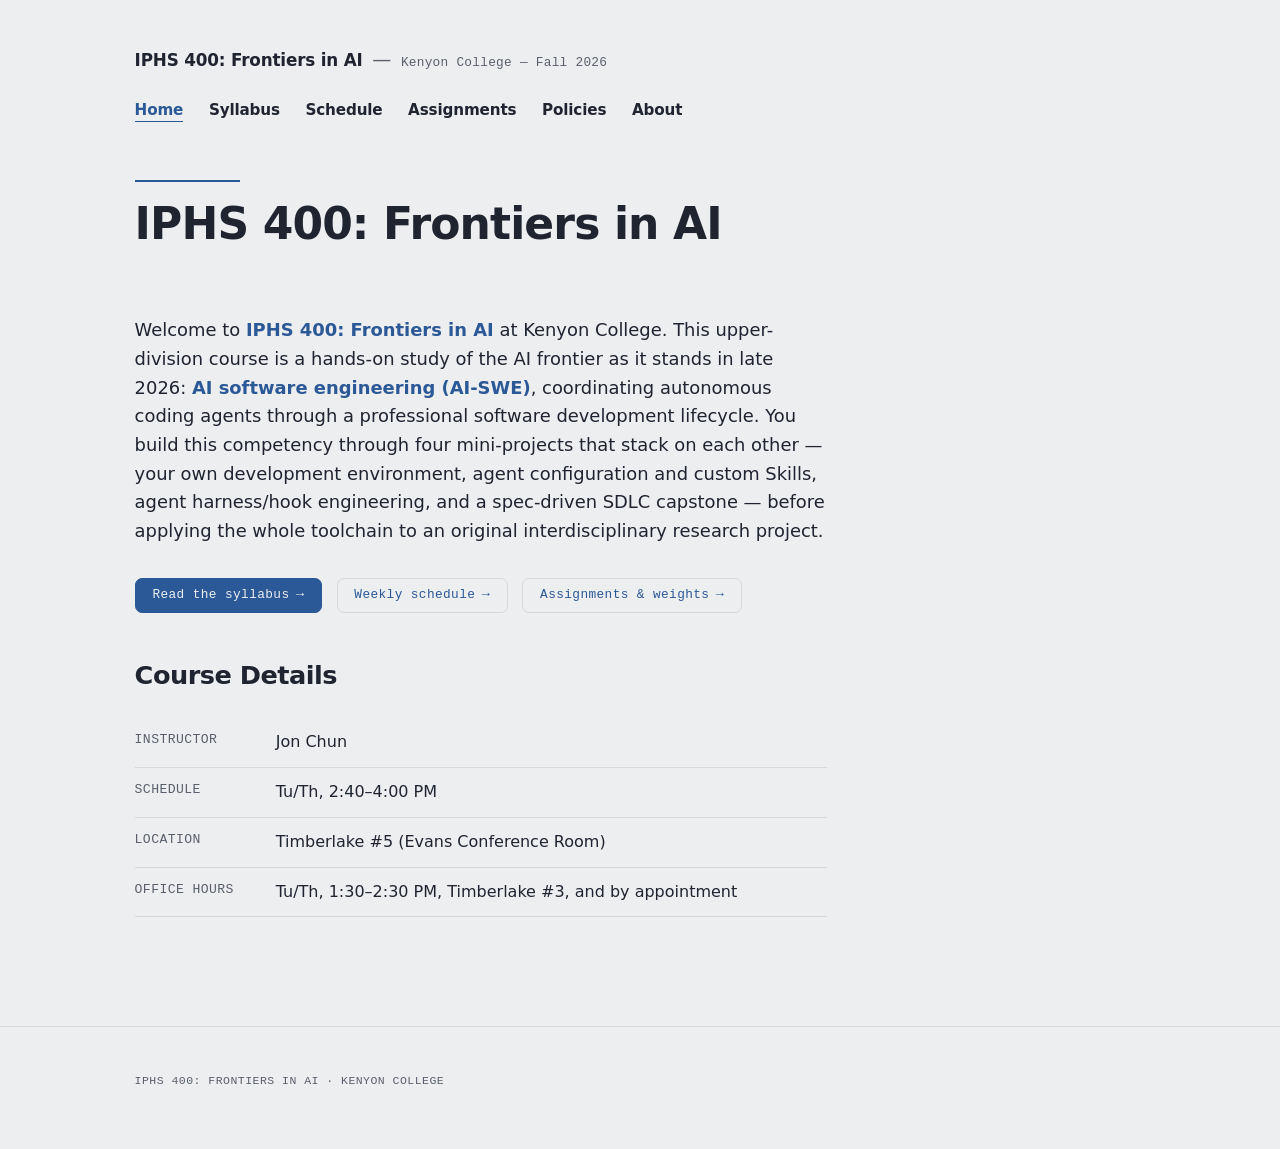
<file: index.html>
<!DOCTYPE html>

<html lang="en">
<head>
<meta charset="utf-8"/>
<meta content="width=device-width,initial-scale=1.0" name="viewport"/>
<title>Home – IPHS 400: Frontiers in AI</title>
<meta content="IPHS 400 at Kenyon College: a hands-on study of AI software engineering — configuring and orchestrating AI coding agents through a professional SDLC." name="description"/>
<link href="/favicon.svg" rel="icon" type="image/svg+xml"/>
<link href="https://theailab.net/" rel="canonical"/>
<meta content="Home – IPHS 400: Frontiers in AI" property="og:title"/>
<meta content="IPHS 400 at Kenyon College: a hands-on study of AI software engineering — configuring and orchestrating AI coding agents through a professional SDLC." property="og:description"/>
<meta content="website" property="og:type"/>
<meta content="https://theailab.net/" property="og:url"/>
<meta content="summary" name="twitter:card"/>
<link href="css/style.css" rel="stylesheet"/>
</head>
<body>
<a class="skip-link" href="#main">Skip to content</a>
<header class="site-header no-featured-image">
<div class="header-inner">
<div class="site-branding"><p class="site-title"><a href="index.html">IPHS 400: Frontiers in AI</a></p><span class="site-sep">—</span><p class="site-description">Kenyon College — Fall 2026</p></div>
<nav class="main-nav" aria-label="Primary"><ul>
<li><a href="index.html" class="active" aria-current="page">Home</a></li>
<li><a href="core/syllabus.html">Syllabus</a></li>
<li><a href="core/schedule.html">Schedule</a></li>
<li><a href="core/assignments.html">Assignments</a></li>
<li><a href="core/policies.html">Policies</a></li>
<li><a href="core/about.html">About</a></li>
</ul></nav>
</div>
<div class="hero"><h1>IPHS 400: Frontiers in AI</h1></div></header>

<main class="content-wrapper" id="main">
<div class="page-content">
<p>Welcome to <strong>IPHS 400: Frontiers in AI</strong> at Kenyon College. This upper-division course is a hands-on study of the AI frontier as it stands in late 2026: <strong>AI software engineering (AI-SWE)</strong>, coordinating autonomous coding agents through a professional software development lifecycle. You build this competency through four mini-projects that stack on each other — your own development environment, agent configuration and custom Skills, agent harness/hook engineering, and a spec-driven SDLC capstone — before applying the whole toolchain to an original interdisciplinary research project.</p>

<div class="btn-row">
<a class="btn btn-primary" href="core/syllabus.html">Read the syllabus</a>
<a class="btn btn-ghost" href="core/schedule.html">Weekly schedule</a>
<a class="btn btn-ghost" href="core/assignments.html">Assignments &amp; weights</a>
</div>

<h2>Course Details</h2>
<table class="kv">
<caption class="sr-only">Course Details</caption>
<tr><th scope="row">Instructor</th><td>Jon Chun</td></tr>
<tr><th scope="row">Schedule</th><td>Tu/Th, 2:40–4:00 PM</td></tr>
<tr><th scope="row">Location</th><td>Timberlake #5 (Evans Conference Room)</td></tr>
<tr><th scope="row">Office Hours</th><td>Tu/Th, 1:30–2:30 PM, Timberlake #3, and by appointment</td></tr>
</table>

</div>
</main>
<footer class="site-footer">
<p>IPHS 400: Frontiers in AI · Kenyon College</p>
</footer>
</body>
</html>
</file>
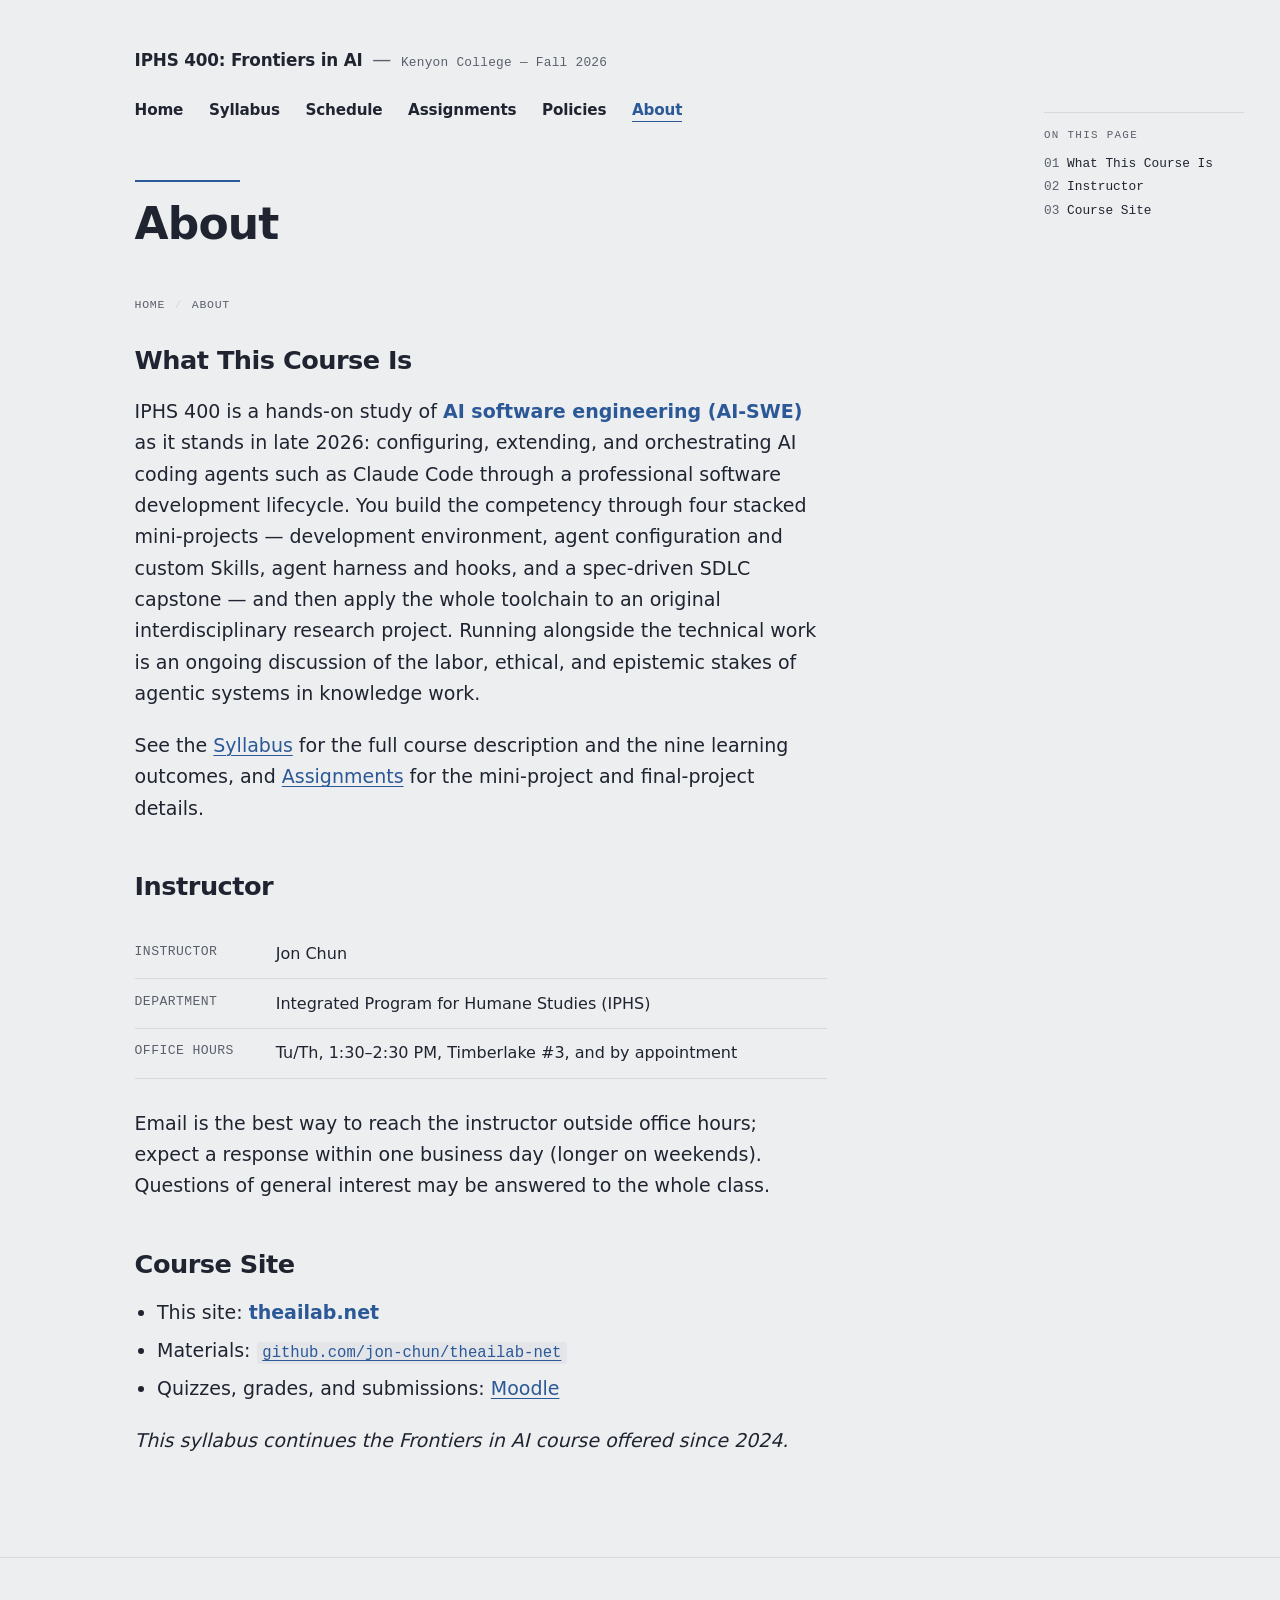
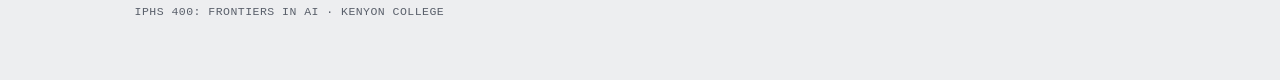
<file: core/about.html>
<!DOCTYPE html>

<html lang="en">
<head>
<meta charset="utf-8"/>
<meta content="width=device-width,initial-scale=1.0" name="viewport"/>
<title>About – IPHS 400: Frontiers in AI</title>
<meta content="About IPHS 400: Frontiers in AI at Kenyon College — what the course covers, who teaches it, and where the materials live." name="description"/>
<link href="/favicon.svg" rel="icon" type="image/svg+xml"/>
<link href="https://theailab.net/core/about.html" rel="canonical"/>
<meta content="About – IPHS 400: Frontiers in AI" property="og:title"/>
<meta content="About IPHS 400: Frontiers in AI at Kenyon College — what the course covers, who teaches it, and where the materials live." property="og:description"/>
<meta content="website" property="og:type"/>
<meta content="https://theailab.net/core/about.html" property="og:url"/>
<meta content="summary" name="twitter:card"/>
<link href="../css/style.css" rel="stylesheet"/>
</head>
<body>
<a class="skip-link" href="#main">Skip to content</a>
<header class="site-header no-featured-image">
<div class="header-inner">
<div class="site-branding"><p class="site-title"><a href="../index.html">IPHS 400: Frontiers in AI</a></p><span class="site-sep">—</span><p class="site-description">Kenyon College — Fall 2026</p></div>
<nav class="main-nav" aria-label="Primary"><ul>
<li><a href="../index.html">Home</a></li>
<li><a href="syllabus.html">Syllabus</a></li>
<li><a href="schedule.html">Schedule</a></li>
<li><a href="assignments.html">Assignments</a></li>
<li><a href="policies.html">Policies</a></li>
<li><a href="about.html" class="active" aria-current="page">About</a></li>
</ul></nav>
</div>
<div class="hero"><h1>About</h1></div></header>

<main class="content-wrapper" id="main">
<nav class="breadcrumbs" aria-label="Breadcrumb"><ol><li><a href="../index.html">Home</a></li><li><span aria-current="page">About</span></li></ol></nav>
<nav class="page-toc" aria-label="On this page"><p class="page-toc-label">On this page</p>
<ol>
<li><a href="#what-this-course-is">What This Course Is</a></li>
<li><a href="#instructor">Instructor</a></li>
<li><a href="#course-site">Course Site</a></li>
</ol></nav>
<div class="page-content">

<h2 id="what-this-course-is">What This Course Is</h2>
<p>IPHS 400 is a hands-on study of <strong>AI software engineering (AI-SWE)</strong> as it stands in late 2026: configuring, extending, and orchestrating AI coding agents such as Claude Code through a professional software development lifecycle. You build the competency through four stacked mini-projects — development environment, agent configuration and custom Skills, agent harness and hooks, and a spec-driven SDLC capstone — and then apply the whole toolchain to an original interdisciplinary research project. Running alongside the technical work is an ongoing discussion of the labor, ethical, and epistemic stakes of agentic systems in knowledge work.</p>
<p>See the <a href="syllabus.html">Syllabus</a> for the full course description and the nine learning outcomes, and <a href="assignments.html">Assignments</a> for the mini-project and final-project details.</p>

<h2 id="instructor">Instructor</h2>
<table class="kv">
<caption class="sr-only">Instructor</caption>
<tr><th scope="row">Instructor</th><td>Jon Chun</td></tr>
<tr><th scope="row">Department</th><td>Integrated Program for Humane Studies (IPHS)</td></tr>
<tr><th scope="row">Office Hours</th><td>Tu/Th, 1:30–2:30 PM, Timberlake #3, and by appointment</td></tr>
</table>
<p>Email is the best way to reach the instructor outside office hours; expect a response within one business day (longer on weekends). Questions of general interest may be answered to the whole class.</p>

<h2 id="course-site">Course Site</h2>
<ul>
<li>This site: <strong>theailab.net</strong></li>
<li>Materials: <a href="https://github.com/jon-chun/theailab-net"><code>github.com/jon-chun/theailab-net</code></a></li>
<li>Quizzes, grades, and submissions: <a href="https://moodle.kenyon.edu">Moodle</a></li>
</ul>

<p><em>This syllabus continues the Frontiers in AI course offered since 2024.</em></p>

</div>
</main>
<footer class="site-footer">
<p>IPHS 400: Frontiers in AI · Kenyon College</p>
</footer>
</body>
</html>
</file>
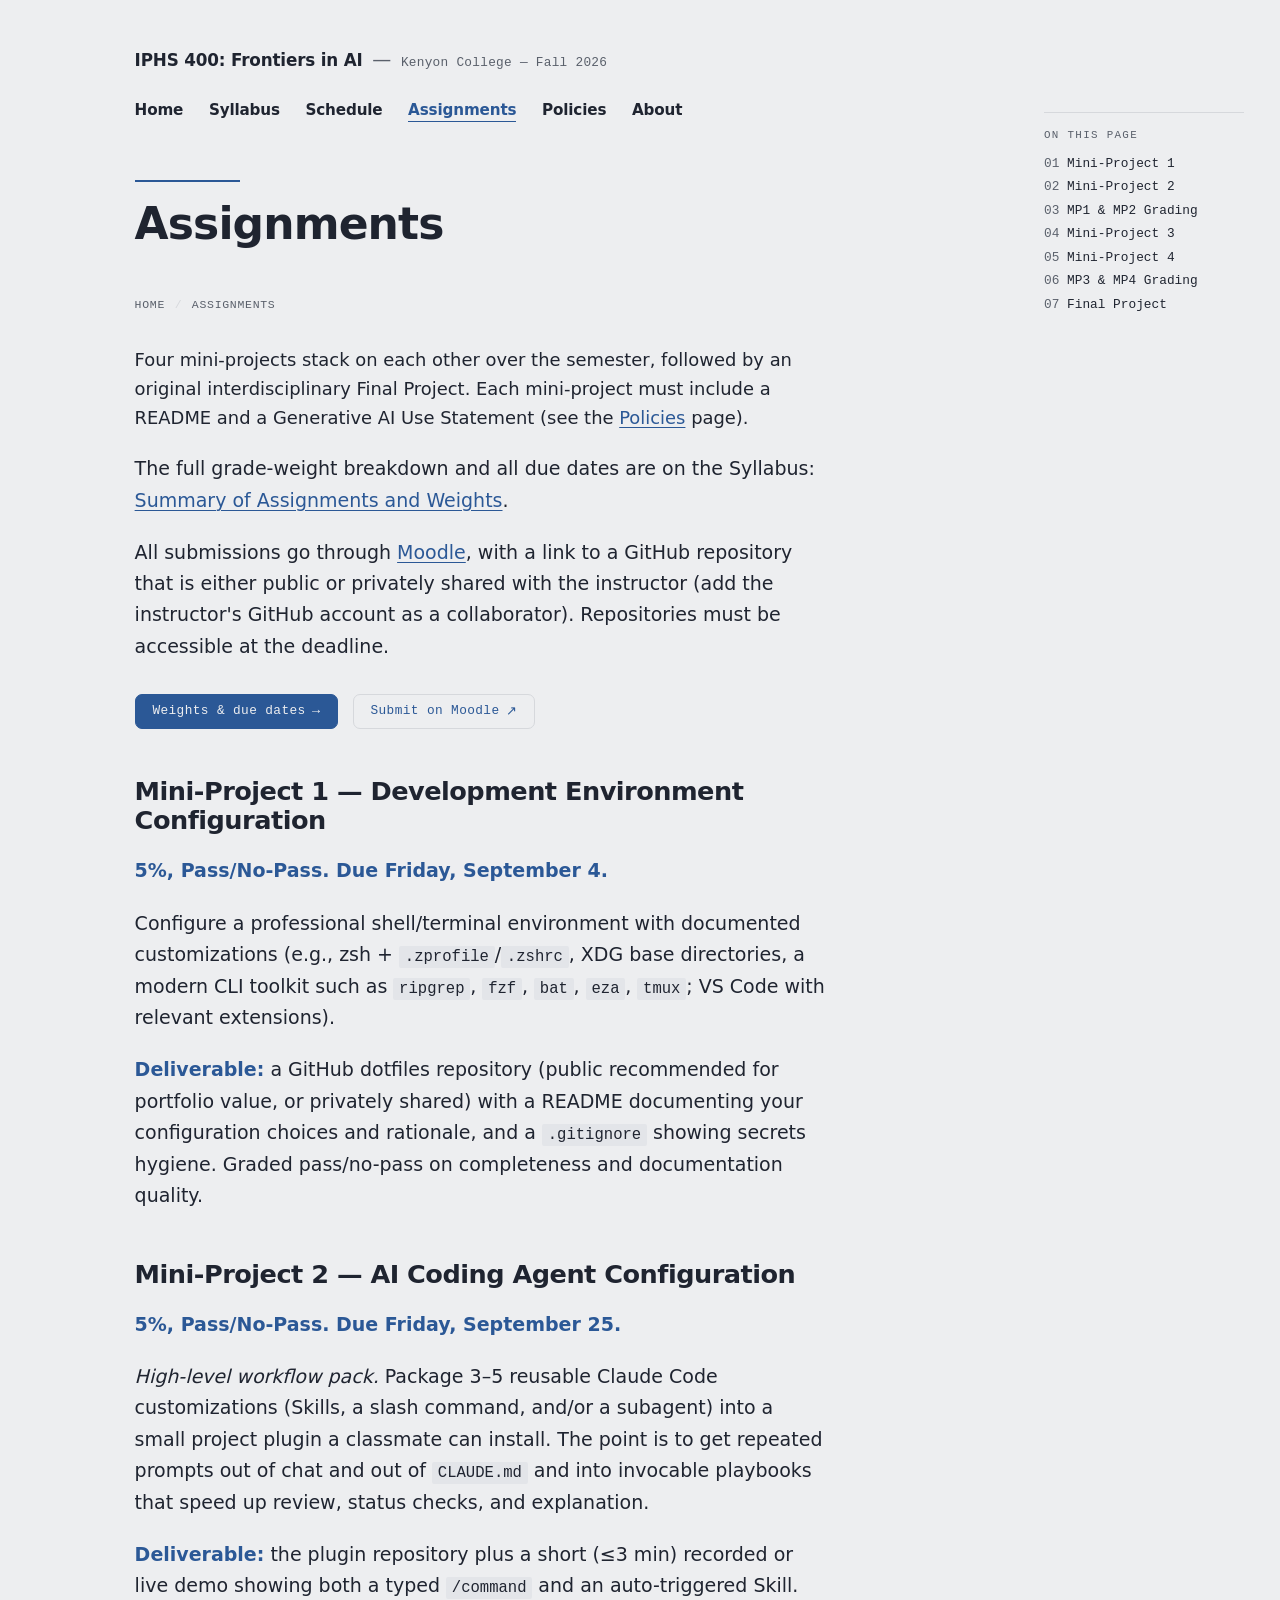
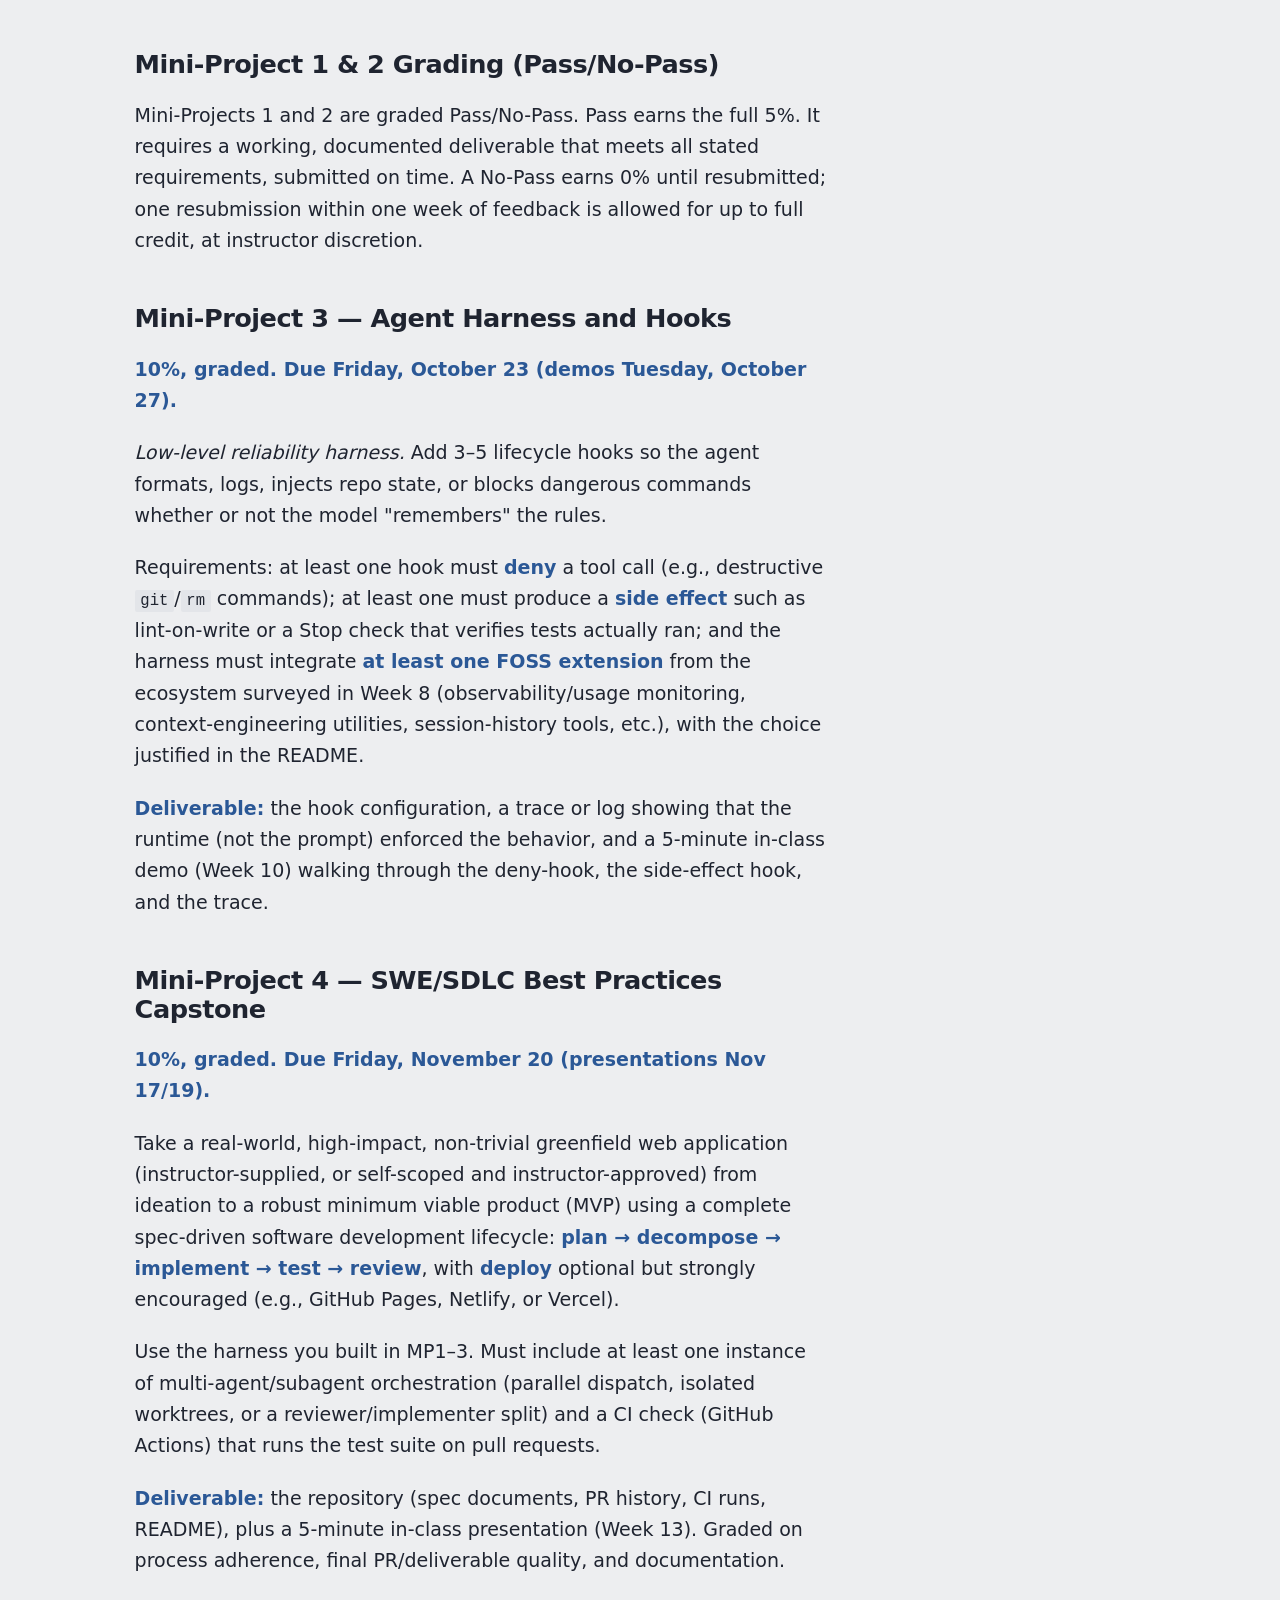
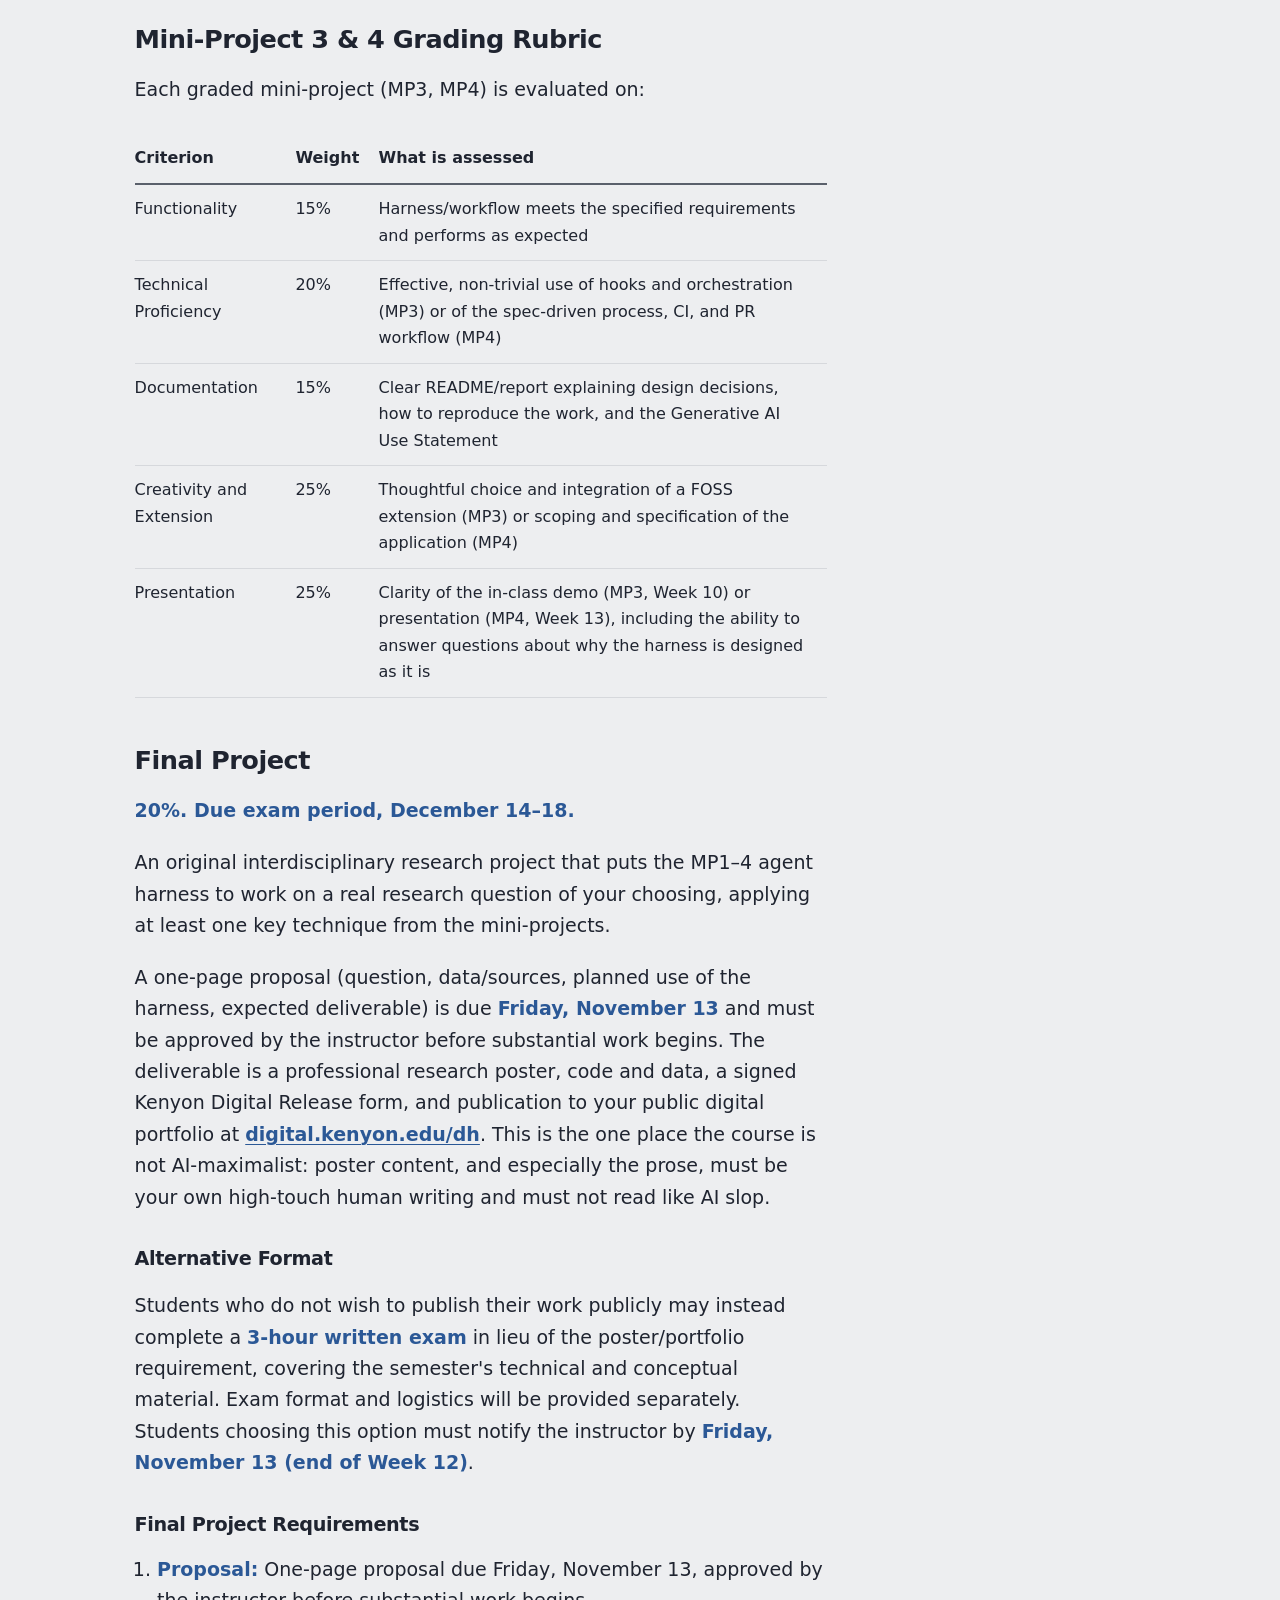
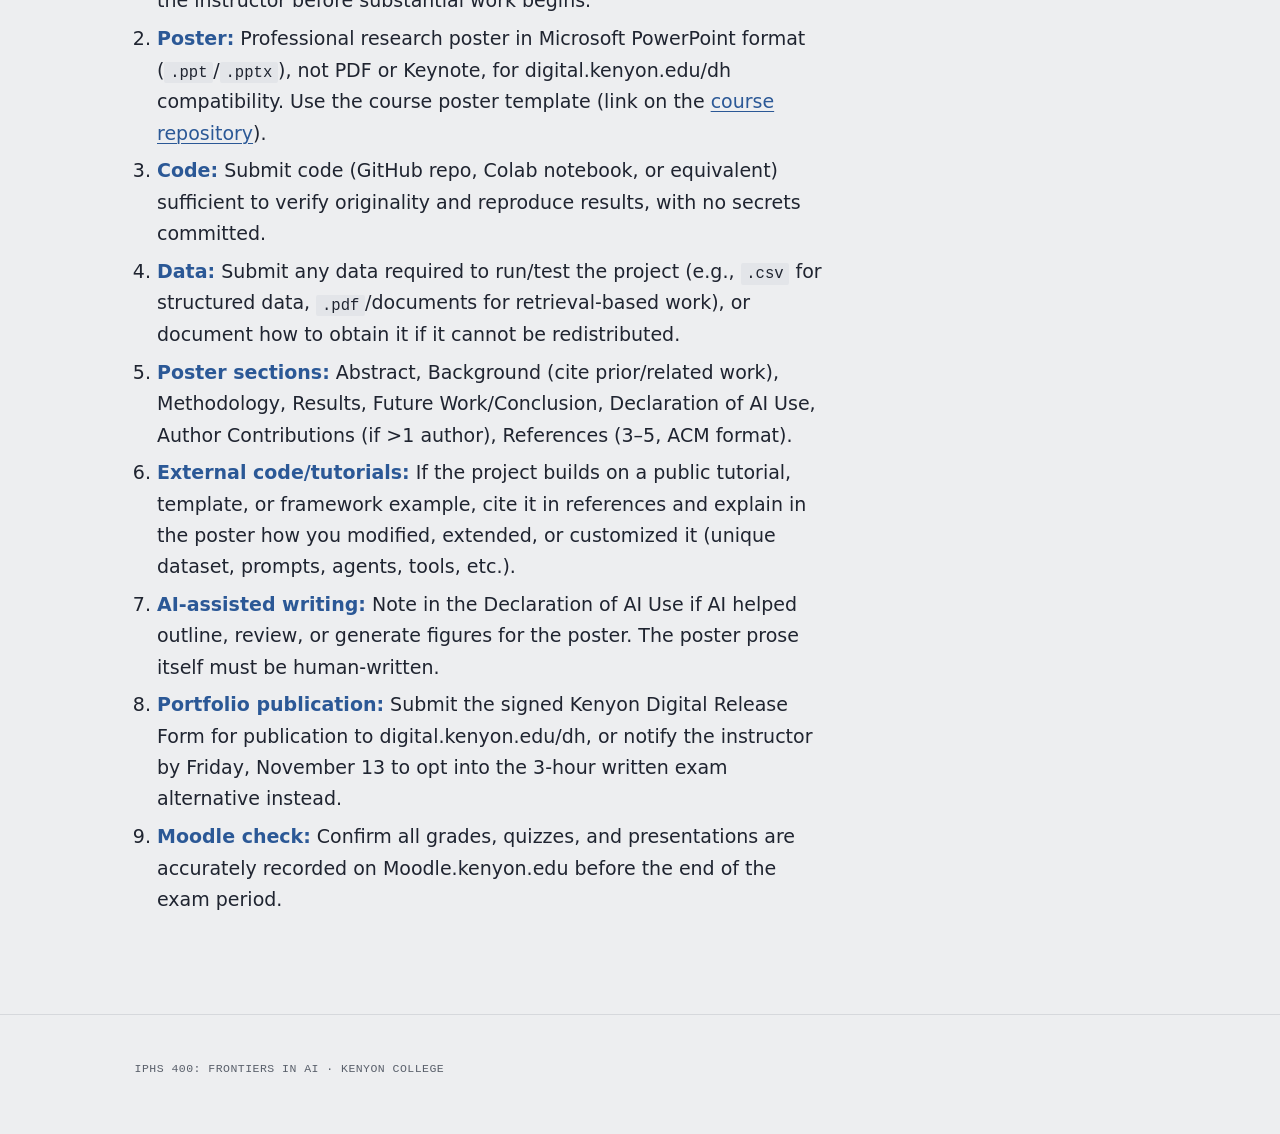
<file: core/assignments.html>
<!DOCTYPE html>

<html lang="en">
<head>
<meta charset="utf-8"/>
<meta content="width=device-width,initial-scale=1.0" name="viewport"/>
<title>Assignments – IPHS 400: Frontiers in AI</title>
<meta content="IPHS 400 assignments: the four stacked mini-projects, the interdisciplinary final project, and the graded-project rubric." name="description"/>
<link href="/favicon.svg" rel="icon" type="image/svg+xml"/>
<link href="https://theailab.net/core/assignments.html" rel="canonical"/>
<meta content="Assignments – IPHS 400: Frontiers in AI" property="og:title"/>
<meta content="IPHS 400 assignments: the four stacked mini-projects, the interdisciplinary final project, and the graded-project rubric." property="og:description"/>
<meta content="website" property="og:type"/>
<meta content="https://theailab.net/core/assignments.html" property="og:url"/>
<meta content="summary" name="twitter:card"/>
<link href="../css/style.css" rel="stylesheet"/>
</head>
<body>
<a class="skip-link" href="#main">Skip to content</a>
<header class="site-header no-featured-image">
<div class="header-inner">
<div class="site-branding"><p class="site-title"><a href="../index.html">IPHS 400: Frontiers in AI</a></p><span class="site-sep">—</span><p class="site-description">Kenyon College — Fall 2026</p></div>
<nav class="main-nav" aria-label="Primary"><ul>
<li><a href="../index.html">Home</a></li>
<li><a href="syllabus.html">Syllabus</a></li>
<li><a href="schedule.html">Schedule</a></li>
<li><a href="assignments.html" class="active" aria-current="page">Assignments</a></li>
<li><a href="policies.html">Policies</a></li>
<li><a href="about.html">About</a></li>
</ul></nav>
</div>
<div class="hero"><h1>Assignments</h1></div></header>

<main class="content-wrapper" id="main">
<nav class="breadcrumbs" aria-label="Breadcrumb"><ol><li><a href="../index.html">Home</a></li><li><span aria-current="page">Assignments</span></li></ol></nav>
<nav class="page-toc" aria-label="On this page"><p class="page-toc-label">On this page</p>
<ol>
<li><a href="#mini-project-1-development-environment-configuration">Mini-Project 1</a></li>
<li><a href="#mini-project-2-ai-coding-agent-configuration">Mini-Project 2</a></li>
<li><a href="#mini-project-1-and-2-grading-pass-no-pass">MP1 &amp; MP2 Grading</a></li>
<li><a href="#mini-project-3-agent-harness-and-hooks">Mini-Project 3</a></li>
<li><a href="#mini-project-4-swesdlc-best-practices-capstone">Mini-Project 4</a></li>
<li><a href="#mini-project-3-and-4-grading-rubric">MP3 &amp; MP4 Grading</a></li>
<li><a href="#final-project">Final Project</a></li>
</ol></nav>
<div class="page-content">

<p>Four mini-projects stack on each other over the semester, followed by an original interdisciplinary Final Project. Each mini-project must include a README and a Generative AI Use Statement (see the <a href="policies.html">Policies</a> page).</p>

<p>The full grade-weight breakdown and all due dates are on the Syllabus:
<a href="syllabus.html#assignments-weights">Summary of Assignments and Weights</a>.</p>

<p>All submissions go through <a href="https://moodle.kenyon.edu">Moodle</a>, with a link to a GitHub repository that is either public or privately shared with the instructor (add the instructor's GitHub account as a collaborator). Repositories must be accessible at the deadline.</p>

<div class="btn-row">
<a class="btn btn-primary" href="syllabus.html#assignments-weights">Weights &amp; due dates</a>
<a class="btn btn-ghost btn-ext" href="https://moodle.kenyon.edu">Submit on Moodle</a>
</div>

<h2 id="mini-project-1-development-environment-configuration">Mini-Project 1 — Development Environment Configuration</h2>
<p><strong>5%, Pass/No-Pass. Due Friday, September 4.</strong></p>
<p>Configure a professional shell/terminal environment with documented customizations (e.g., zsh + <code>.zprofile</code>/<code>.zshrc</code>, XDG base directories, a modern CLI toolkit such as <code>ripgrep</code>, <code>fzf</code>, <code>bat</code>, <code>eza</code>, <code>tmux</code>; VS Code with relevant extensions).</p>
<p><strong>Deliverable:</strong> a GitHub dotfiles repository (public recommended for portfolio value, or privately shared) with a README documenting your configuration choices and rationale, and a <code>.gitignore</code> showing secrets hygiene. Graded pass/no-pass on completeness and documentation quality.</p>

<h2 id="mini-project-2-ai-coding-agent-configuration">Mini-Project 2 — AI Coding Agent Configuration</h2>
<p><strong>5%, Pass/No-Pass. Due Friday, September 25.</strong></p>
<p><em>High-level workflow pack.</em> Package 3–5 reusable Claude Code customizations (Skills, a slash command, and/or a subagent) into a small project plugin a classmate can install. The point is to get repeated prompts out of chat and out of <code>CLAUDE.md</code> and into invocable playbooks that speed up review, status checks, and explanation.</p>
<p><strong>Deliverable:</strong> the plugin repository plus a short (≤3 min) recorded or live demo showing both a typed <code>/command</code> and an auto-triggered Skill.</p>

<h2 id="mini-project-1-and-2-grading-pass-no-pass">Mini-Project 1 &amp; 2 Grading (Pass/No-Pass)</h2>
<p>Mini-Projects 1 and 2 are graded Pass/No-Pass. Pass earns the full 5%. It requires a working, documented deliverable that meets all stated requirements, submitted on time. A No-Pass earns 0% until resubmitted; one resubmission within one week of feedback is allowed for up to full credit, at instructor discretion.</p>

<h2 id="mini-project-3-agent-harness-and-hooks">Mini-Project 3 — Agent Harness and Hooks</h2>
<p><strong>10%, graded. Due Friday, October 23 (demos Tuesday, October 27).</strong></p>
<p><em>Low-level reliability harness.</em> Add 3–5 lifecycle hooks so the agent formats, logs, injects repo state, or blocks dangerous commands whether or not the model "remembers" the rules.</p>
<p>Requirements: at least one hook must <strong>deny</strong> a tool call (e.g., destructive <code>git</code>/<code>rm</code> commands); at least one must produce a <strong>side effect</strong> such as lint-on-write or a Stop check that verifies tests actually ran; and the harness must integrate <strong>at least one FOSS extension</strong> from the ecosystem surveyed in Week 8 (observability/usage monitoring, context-engineering utilities, session-history tools, etc.), with the choice justified in the README.</p>
<p><strong>Deliverable:</strong> the hook configuration, a trace or log showing that the runtime (not the prompt) enforced the behavior, and a 5-minute in-class demo (Week 10) walking through the deny-hook, the side-effect hook, and the trace.</p>

<h2 id="mini-project-4-swesdlc-best-practices-capstone">Mini-Project 4 — SWE/SDLC Best Practices Capstone</h2>
<p><strong>10%, graded. Due Friday, November 20 (presentations Nov 17/19).</strong></p>
<p>Take a real-world, high-impact, non-trivial greenfield web application (instructor-supplied, or self-scoped and instructor-approved) from ideation to a robust minimum viable product (MVP) using a complete spec-driven software development lifecycle: <strong>plan → decompose → implement → test → review</strong>, with <strong>deploy</strong> optional but strongly encouraged (e.g., GitHub Pages, Netlify, or Vercel).</p>
<p>Use the harness you built in MP1–3. Must include at least one instance of multi-agent/subagent orchestration (parallel dispatch, isolated worktrees, or a reviewer/implementer split) and a CI check (GitHub Actions) that runs the test suite on pull requests.</p>
<p><strong>Deliverable:</strong> the repository (spec documents, PR history, CI runs, README), plus a 5-minute in-class presentation (Week 13). Graded on process adherence, final PR/deliverable quality, and documentation.</p>

<h2 id="mini-project-3-and-4-grading-rubric">Mini-Project 3 &amp; 4 Grading Rubric</h2>
<p>Each graded mini-project (MP3, MP4) is evaluated on:</p>
<table>
<caption class="sr-only">Mini-Project 3 &amp; 4 Grading Rubric</caption>
<tr><th scope="col">Criterion</th><th scope="col">Weight</th><th scope="col">What is assessed</th></tr>
<tr><td>Functionality</td><td>15%</td><td>Harness/workflow meets the specified requirements and performs as expected</td></tr>
<tr><td>Technical Proficiency</td><td>20%</td><td>Effective, non-trivial use of hooks and orchestration (MP3) or of the spec-driven process, CI, and PR workflow (MP4)</td></tr>
<tr><td>Documentation</td><td>15%</td><td>Clear README/report explaining design decisions, how to reproduce the work, and the Generative AI Use Statement</td></tr>
<tr><td>Creativity and Extension</td><td>25%</td><td>Thoughtful choice and integration of a FOSS extension (MP3) or scoping and specification of the application (MP4)</td></tr>
<tr><td>Presentation</td><td>25%</td><td>Clarity of the in-class demo (MP3, Week 10) or presentation (MP4, Week 13), including the ability to answer questions about why the harness is designed as it is</td></tr>
</table>

<h2 id="final-project">Final Project</h2>
<p><strong>20%. Due exam period, December 14–18.</strong></p>
<p>An original interdisciplinary research project that puts the MP1–4 agent harness to work on a real research question of your choosing, applying at least one key technique from the mini-projects.</p>
<p>A one-page proposal (question, data/sources, planned use of the harness, expected deliverable) is due <strong>Friday, November 13</strong> and must be approved by the instructor before substantial work begins. The deliverable is a professional research poster, code and data, a signed Kenyon Digital Release form, and publication to your public digital portfolio at <strong><a href="https://digital.kenyon.edu/dh">digital.kenyon.edu/dh</a></strong>. This is the one place the course is not AI-maximalist: poster content, and especially the prose, must be your own high-touch human writing and must not read like AI slop.</p>

<h3>Alternative Format</h3>
<p>Students who do not wish to publish their work publicly may instead complete a <strong>3-hour written exam</strong> in lieu of the poster/portfolio requirement, covering the semester's technical and conceptual material. Exam format and logistics will be provided separately. Students choosing this option must notify the instructor by <strong>Friday, November 13 (end of Week 12)</strong>.</p>

<h3>Final Project Requirements</h3>
<ol>
<li><strong>Proposal:</strong> One-page proposal due Friday, November 13, approved by the instructor before substantial work begins.</li>
<li><strong>Poster:</strong> Professional research poster in Microsoft PowerPoint format (<code>.ppt</code>/<code>.pptx</code>), not PDF or Keynote, for digital.kenyon.edu/dh compatibility. Use the course poster template (link on the <a href="https://github.com/jon-chun/theailab-net">course repository</a>).</li>
<li><strong>Code:</strong> Submit code (GitHub repo, Colab notebook, or equivalent) sufficient to verify originality and reproduce results, with no secrets committed.</li>
<li><strong>Data:</strong> Submit any data required to run/test the project (e.g., <code>.csv</code> for structured data, <code>.pdf</code>/documents for retrieval-based work), or document how to obtain it if it cannot be redistributed.</li>
<li><strong>Poster sections:</strong> Abstract, Background (cite prior/related work), Methodology, Results, Future Work/Conclusion, Declaration of AI Use, Author Contributions (if &gt;1 author), References (3–5, ACM format).</li>
<li><strong>External code/tutorials:</strong> If the project builds on a public tutorial, template, or framework example, cite it in references and explain in the poster how you modified, extended, or customized it (unique dataset, prompts, agents, tools, etc.).</li>
<li><strong>AI-assisted writing:</strong> Note in the Declaration of AI Use if AI helped outline, review, or generate figures for the poster. The poster prose itself must be human-written.</li>
<li><strong>Portfolio publication:</strong> Submit the signed Kenyon Digital Release Form for publication to digital.kenyon.edu/dh, or notify the instructor by Friday, November 13 to opt into the 3-hour written exam alternative instead.</li>
<li><strong>Moodle check:</strong> Confirm all grades, quizzes, and presentations are accurately recorded on Moodle.kenyon.edu before the end of the exam period.</li>
</ol>

</div>
</main>
<footer class="site-footer">
<p>IPHS 400: Frontiers in AI · Kenyon College</p>
</footer>
</body>
</html>
</file>
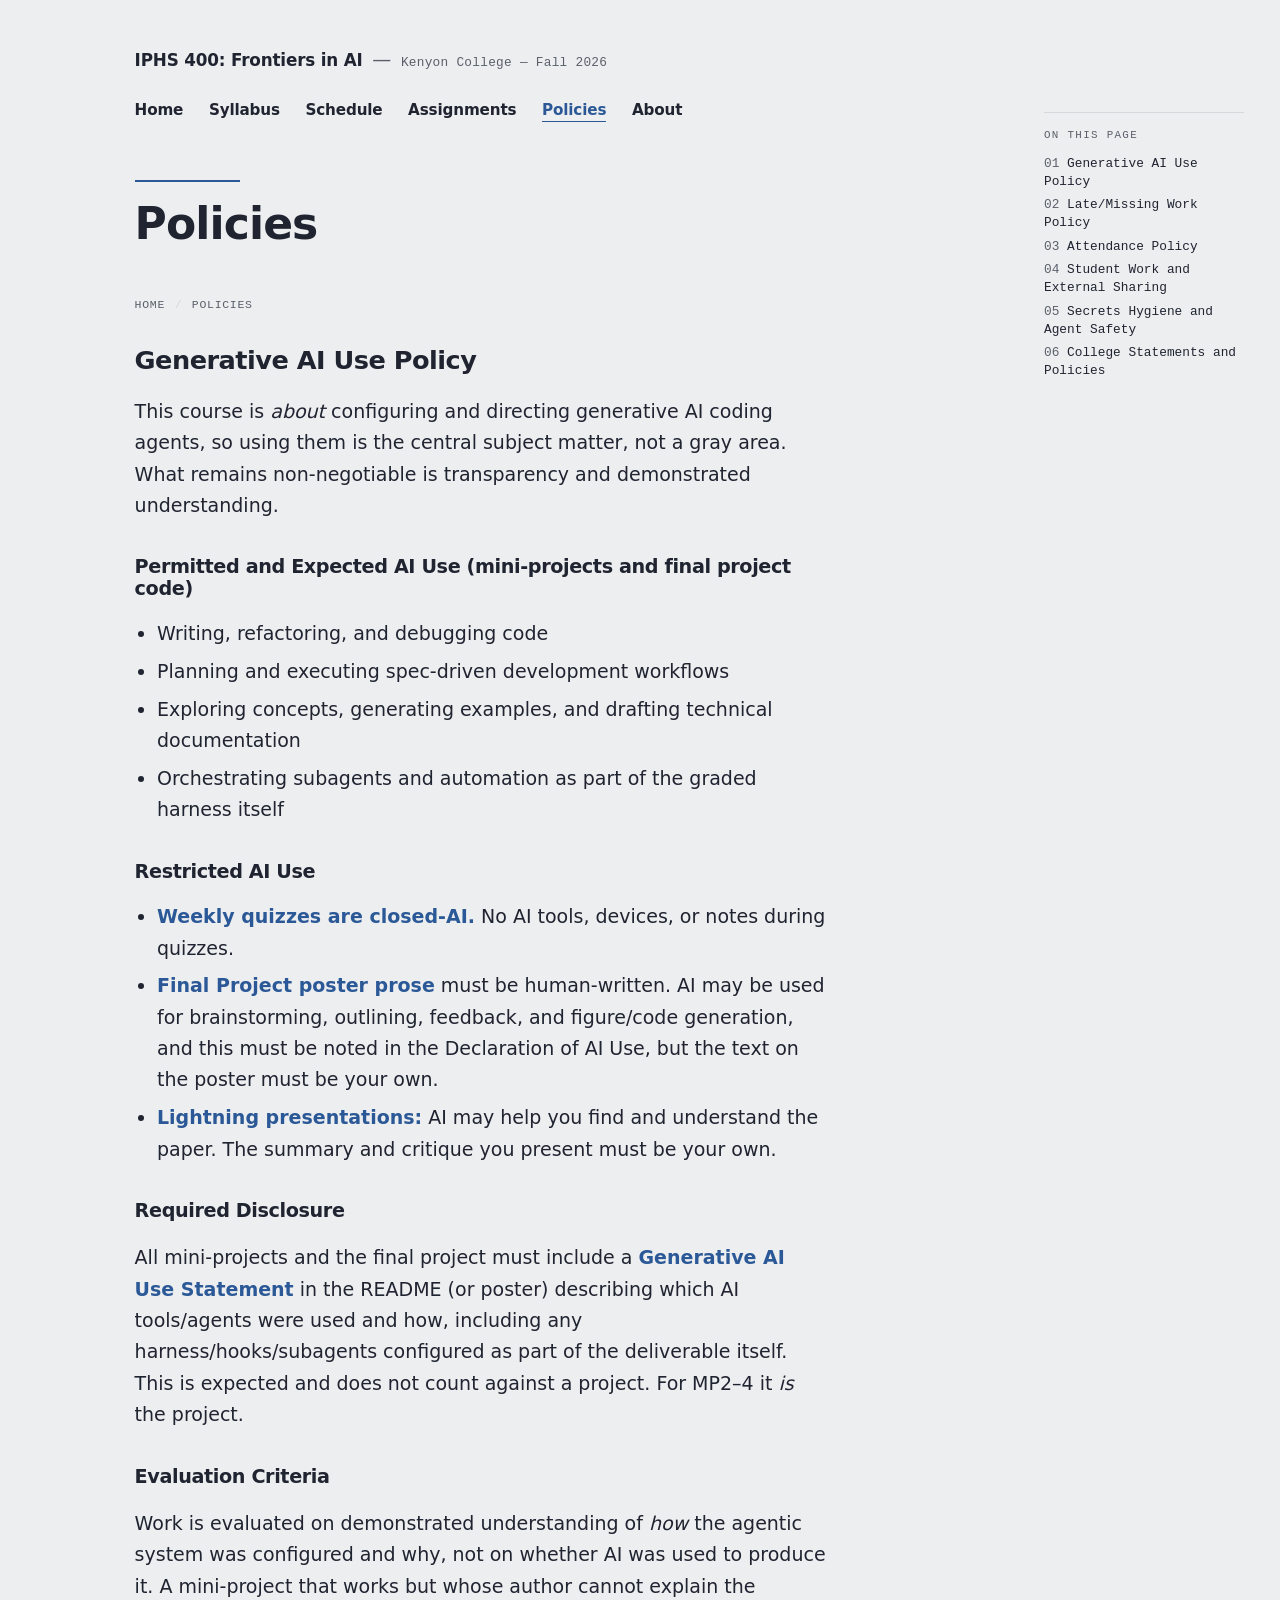
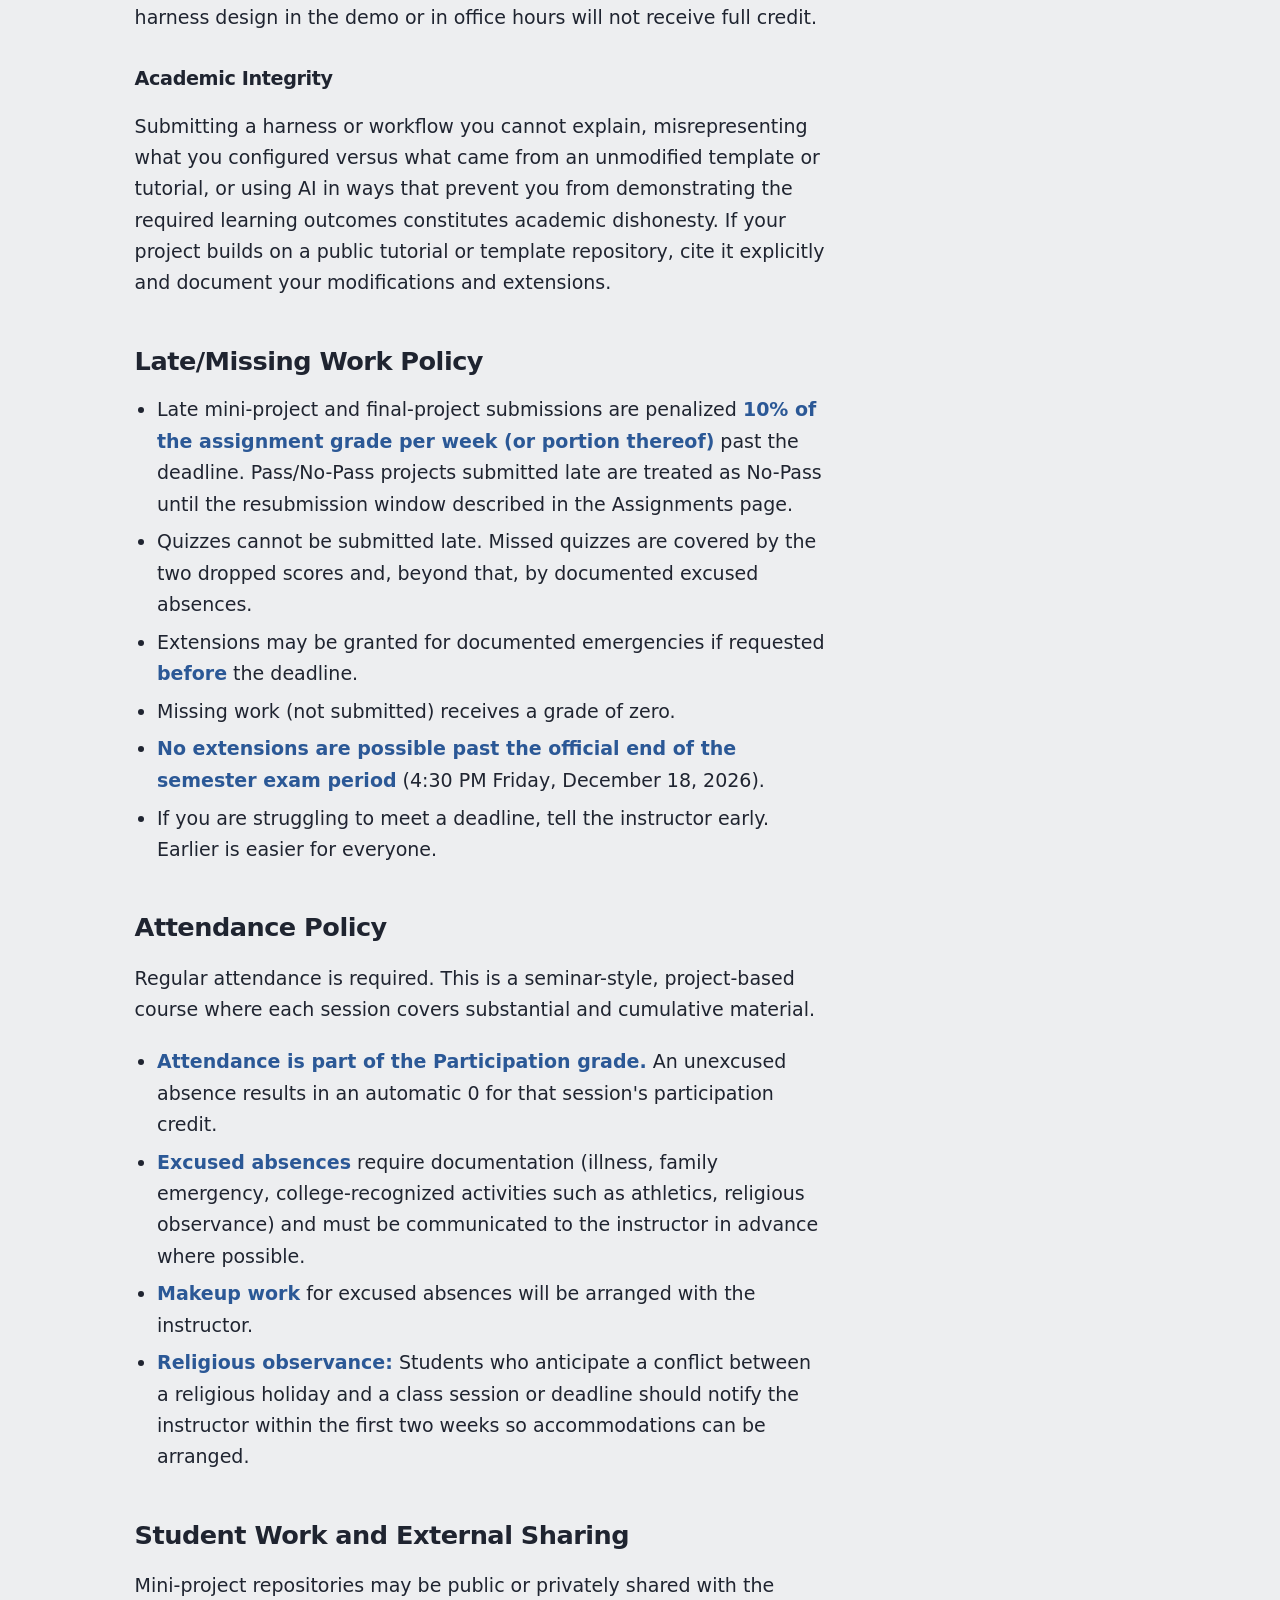
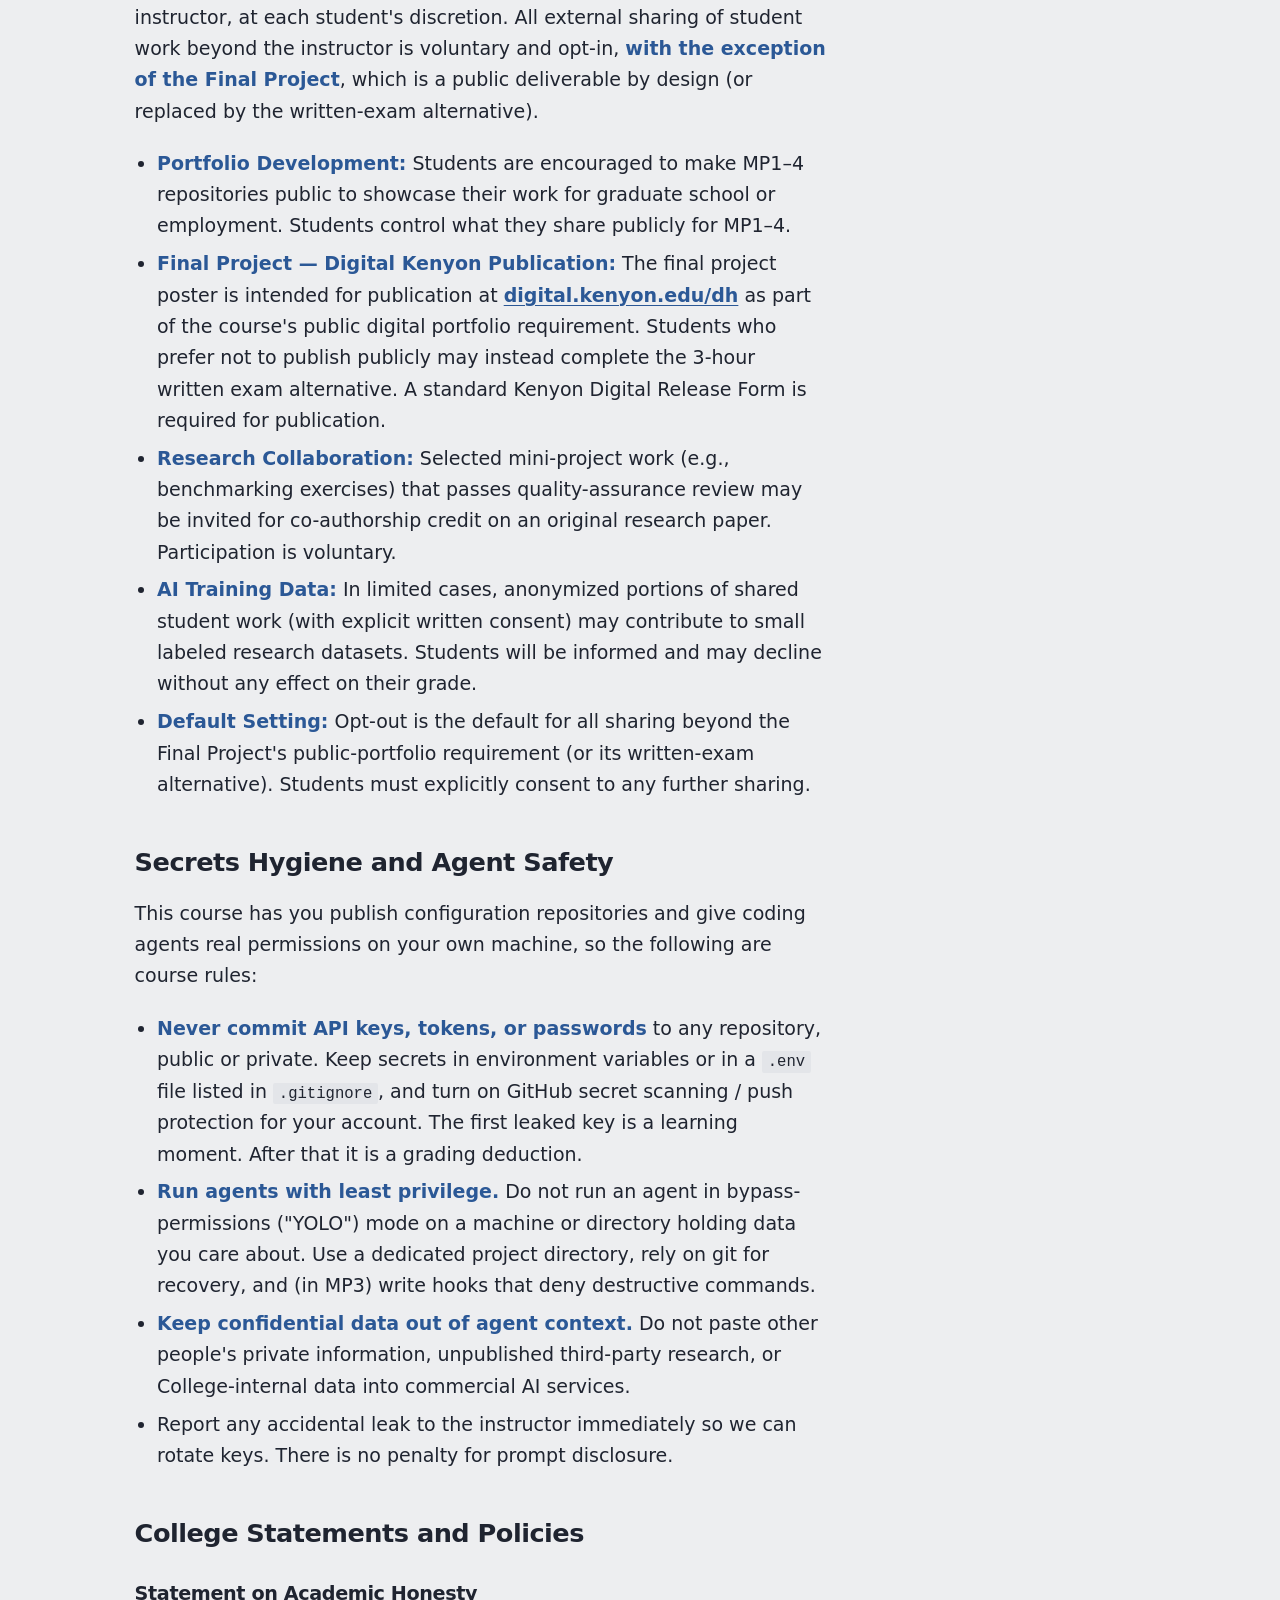
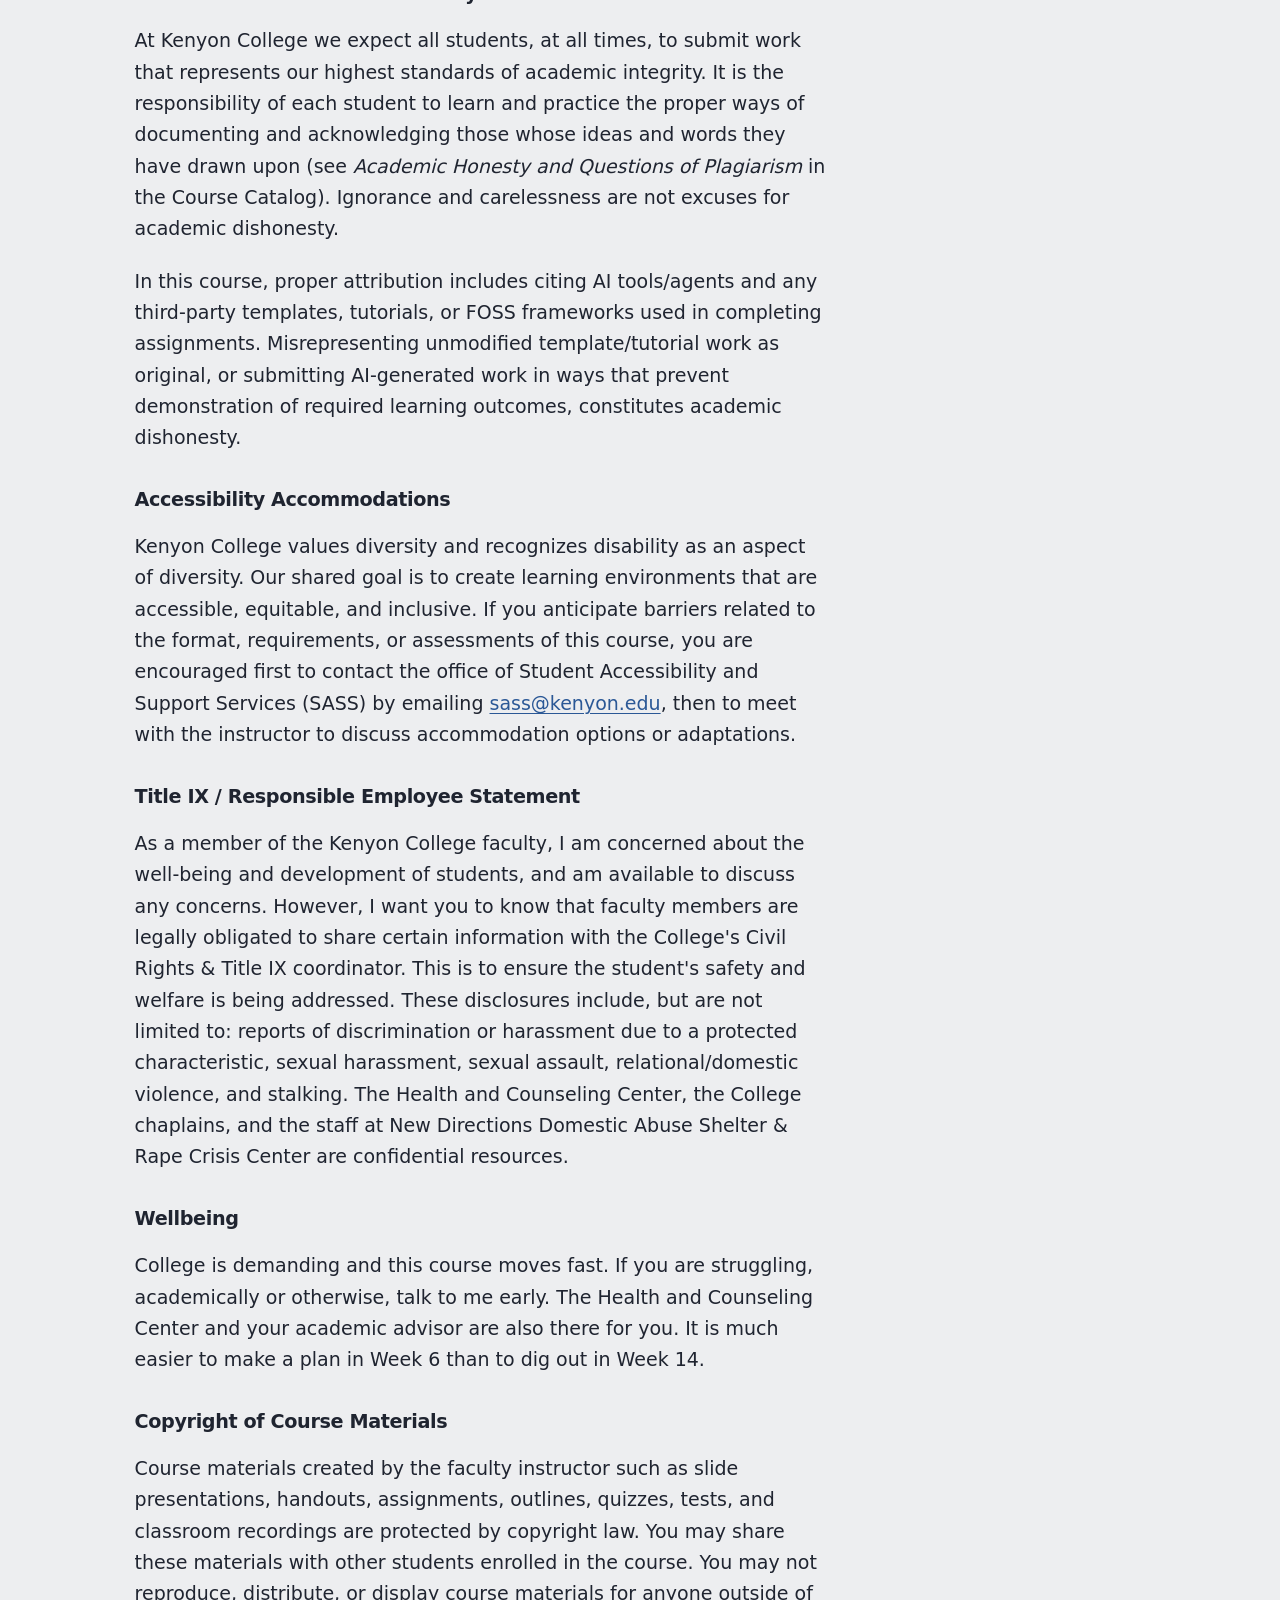
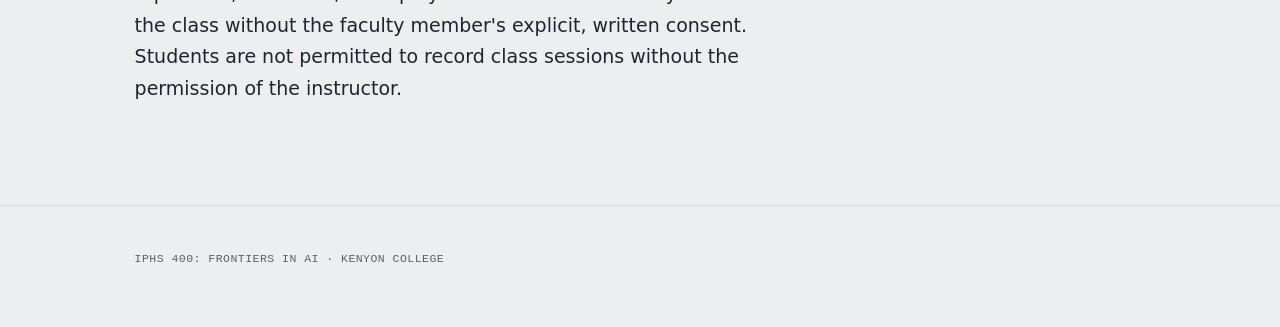
<file: core/policies.html>
<!DOCTYPE html>

<html lang="en">
<head>
<meta charset="utf-8"/>
<meta content="width=device-width,initial-scale=1.0" name="viewport"/>
<title>Policies – IPHS 400: Frontiers in AI</title>
<meta content="IPHS 400 policies: generative AI use, late and missing work, attendance, external sharing, secrets hygiene, and College statements." name="description"/>
<link href="/favicon.svg" rel="icon" type="image/svg+xml"/>
<link href="https://theailab.net/core/policies.html" rel="canonical"/>
<meta content="Policies – IPHS 400: Frontiers in AI" property="og:title"/>
<meta content="IPHS 400 policies: generative AI use, late and missing work, attendance, external sharing, secrets hygiene, and College statements." property="og:description"/>
<meta content="website" property="og:type"/>
<meta content="https://theailab.net/core/policies.html" property="og:url"/>
<meta content="summary" name="twitter:card"/>
<link href="../css/style.css" rel="stylesheet"/>
</head>
<body>
<a class="skip-link" href="#main">Skip to content</a>
<header class="site-header no-featured-image">
<div class="header-inner">
<div class="site-branding"><p class="site-title"><a href="../index.html">IPHS 400: Frontiers in AI</a></p><span class="site-sep">—</span><p class="site-description">Kenyon College — Fall 2026</p></div>
<nav class="main-nav" aria-label="Primary"><ul>
<li><a href="../index.html">Home</a></li>
<li><a href="syllabus.html">Syllabus</a></li>
<li><a href="schedule.html">Schedule</a></li>
<li><a href="assignments.html">Assignments</a></li>
<li><a href="policies.html" class="active" aria-current="page">Policies</a></li>
<li><a href="about.html">About</a></li>
</ul></nav>
</div>
<div class="hero"><h1>Policies</h1></div></header>

<main class="content-wrapper" id="main">
<nav class="breadcrumbs" aria-label="Breadcrumb"><ol><li><a href="../index.html">Home</a></li><li><span aria-current="page">Policies</span></li></ol></nav>
<nav class="page-toc" aria-label="On this page"><p class="page-toc-label">On this page</p>
<ol>
<li><a href="#generative-ai-use-policy">Generative AI Use Policy</a></li>
<li><a href="#latemissing-work-policy">Late/Missing Work Policy</a></li>
<li><a href="#attendance-policy">Attendance Policy</a></li>
<li><a href="#student-work-and-external-sharing">Student Work and External Sharing</a></li>
<li><a href="#secrets-hygiene">Secrets Hygiene and Agent Safety</a></li>
<li><a href="#college-statements-and-policies">College Statements and Policies</a></li>
</ol></nav>
<div class="page-content">

<h2 id="generative-ai-use-policy">Generative AI Use Policy</h2>
<p>This course is <em>about</em> configuring and directing generative AI coding agents, so using them is the central subject matter, not a gray area. What remains non-negotiable is transparency and demonstrated understanding.</p>

<h3>Permitted and Expected AI Use (mini-projects and final project code)</h3>
<ul>
<li>Writing, refactoring, and debugging code</li>
<li>Planning and executing spec-driven development workflows</li>
<li>Exploring concepts, generating examples, and drafting technical documentation</li>
<li>Orchestrating subagents and automation as part of the graded harness itself</li>
</ul>

<h3>Restricted AI Use</h3>
<ul>
<li><strong>Weekly quizzes are closed-AI.</strong> No AI tools, devices, or notes during quizzes.</li>
<li><strong>Final Project poster prose</strong> must be human-written. AI may be used for brainstorming, outlining, feedback, and figure/code generation, and this must be noted in the Declaration of AI Use, but the text on the poster must be your own.</li>
<li><strong>Lightning presentations:</strong> AI may help you find and understand the paper. The summary and critique you present must be your own.</li>
</ul>

<h3>Required Disclosure</h3>
<p>All mini-projects and the final project must include a <strong>Generative AI Use Statement</strong> in the README (or poster) describing which AI tools/agents were used and how, including any harness/hooks/subagents configured as part of the deliverable itself. This is expected and does not count against a project. For MP2–4 it <em>is</em> the project.</p>

<h3>Evaluation Criteria</h3>
<p>Work is evaluated on demonstrated understanding of <em>how</em> the agentic system was configured and why, not on whether AI was used to produce it. A mini-project that works but whose author cannot explain the harness design in the demo or in office hours will not receive full credit.</p>

<h3>Academic Integrity</h3>
<p>Submitting a harness or workflow you cannot explain, misrepresenting what you configured versus what came from an unmodified template or tutorial, or using AI in ways that prevent you from demonstrating the required learning outcomes constitutes academic dishonesty. If your project builds on a public tutorial or template repository, cite it explicitly and document your modifications and extensions.</p>

<h2 id="latemissing-work-policy">Late/Missing Work Policy</h2>
<ul>
<li>Late mini-project and final-project submissions are penalized <strong>10% of the assignment grade per week (or portion thereof)</strong> past the deadline. Pass/No-Pass projects submitted late are treated as No-Pass until the resubmission window described in the Assignments page.</li>
<li>Quizzes cannot be submitted late. Missed quizzes are covered by the two dropped scores and, beyond that, by documented excused absences.</li>
<li>Extensions may be granted for documented emergencies if requested <strong>before</strong> the deadline.</li>
<li>Missing work (not submitted) receives a grade of zero.</li>
<li><strong>No extensions are possible past the official end of the semester exam period</strong> (4:30 PM Friday, December 18, 2026).</li>
<li>If you are struggling to meet a deadline, tell the instructor early. Earlier is easier for everyone.</li>
</ul>

<h2 id="attendance-policy">Attendance Policy</h2>
<p>Regular attendance is required. This is a seminar-style, project-based course where each session covers substantial and cumulative material.</p>
<ul>
<li><strong>Attendance is part of the Participation grade.</strong> An unexcused absence results in an automatic 0 for that session's participation credit.</li>
<li><strong>Excused absences</strong> require documentation (illness, family emergency, college-recognized activities such as athletics, religious observance) and must be communicated to the instructor in advance where possible.</li>
<li><strong>Makeup work</strong> for excused absences will be arranged with the instructor.</li>
<li><strong>Religious observance:</strong> Students who anticipate a conflict between a religious holiday and a class session or deadline should notify the instructor within the first two weeks so accommodations can be arranged.</li>
</ul>

<h2 id="student-work-and-external-sharing">Student Work and External Sharing</h2>
<p>Mini-project repositories may be public or privately shared with the instructor, at each student's discretion. All external sharing of student work beyond the instructor is voluntary and opt-in, <strong>with the exception of the Final Project</strong>, which is a public deliverable by design (or replaced by the written-exam alternative).</p>
<ul>
<li><strong>Portfolio Development:</strong> Students are encouraged to make MP1–4 repositories public to showcase their work for graduate school or employment. Students control what they share publicly for MP1–4.</li>
<li><strong>Final Project — Digital Kenyon Publication:</strong> The final project poster is intended for publication at <strong><a href="https://digital.kenyon.edu/dh">digital.kenyon.edu/dh</a></strong> as part of the course's public digital portfolio requirement. Students who prefer not to publish publicly may instead complete the 3-hour written exam alternative. A standard Kenyon Digital Release Form is required for publication.</li>
<li><strong>Research Collaboration:</strong> Selected mini-project work (e.g., benchmarking exercises) that passes quality-assurance review may be invited for co-authorship credit on an original research paper. Participation is voluntary.</li>
<li><strong>AI Training Data:</strong> In limited cases, anonymized portions of shared student work (with explicit written consent) may contribute to small labeled research datasets. Students will be informed and may decline without any effect on their grade.</li>
<li><strong>Default Setting:</strong> Opt-out is the default for all sharing beyond the Final Project's public-portfolio requirement (or its written-exam alternative). Students must explicitly consent to any further sharing.</li>
</ul>

<h2 id="secrets-hygiene">Secrets Hygiene and Agent Safety</h2>
<p>This course has you publish configuration repositories and give coding agents real permissions on your own machine, so the following are course rules:</p>
<ul>
<li><strong>Never commit API keys, tokens, or passwords</strong> to any repository, public or private. Keep secrets in environment variables or in a <code>.env</code> file listed in <code>.gitignore</code>, and turn on GitHub secret scanning / push protection for your account. The first leaked key is a learning moment. After that it is a grading deduction.</li>
<li><strong>Run agents with least privilege.</strong> Do not run an agent in bypass-permissions ("YOLO") mode on a machine or directory holding data you care about. Use a dedicated project directory, rely on git for recovery, and (in MP3) write hooks that deny destructive commands.</li>
<li><strong>Keep confidential data out of agent context.</strong> Do not paste other people's private information, unpublished third-party research, or College-internal data into commercial AI services.</li>
<li>Report any accidental leak to the instructor immediately so we can rotate keys. There is no penalty for prompt disclosure.</li>
</ul>

<h2 id="college-statements-and-policies">College Statements and Policies</h2>

<h3>Statement on Academic Honesty</h3>
<p>At Kenyon College we expect all students, at all times, to submit work that represents our highest standards of academic integrity. It is the responsibility of each student to learn and practice the proper ways of documenting and acknowledging those whose ideas and words they have drawn upon (see <em>Academic Honesty and Questions of Plagiarism</em> in the Course Catalog). Ignorance and carelessness are not excuses for academic dishonesty.</p>
<p>In this course, proper attribution includes citing AI tools/agents and any third-party templates, tutorials, or FOSS frameworks used in completing assignments. Misrepresenting unmodified template/tutorial work as original, or submitting AI-generated work in ways that prevent demonstration of required learning outcomes, constitutes academic dishonesty.</p>

<h3>Accessibility Accommodations</h3>
<p>Kenyon College values diversity and recognizes disability as an aspect of diversity. Our shared goal is to create learning environments that are accessible, equitable, and inclusive. If you anticipate barriers related to the format, requirements, or assessments of this course, you are encouraged first to contact the office of Student Accessibility and Support Services (SASS) by emailing <a href="mailto:sass@kenyon.edu">sass@kenyon.edu</a>, then to meet with the instructor to discuss accommodation options or adaptations.</p>

<h3>Title IX / Responsible Employee Statement</h3>
<p>As a member of the Kenyon College faculty, I am concerned about the well-being and development of students, and am available to discuss any concerns. However, I want you to know that faculty members are legally obligated to share certain information with the College's Civil Rights &amp; Title IX coordinator. This is to ensure the student's safety and welfare is being addressed. These disclosures include, but are not limited to: reports of discrimination or harassment due to a protected characteristic, sexual harassment, sexual assault, relational/domestic violence, and stalking. The Health and Counseling Center, the College chaplains, and the staff at New Directions Domestic Abuse Shelter &amp; Rape Crisis Center are confidential resources.</p>

<h3>Wellbeing</h3>
<p>College is demanding and this course moves fast. If you are struggling, academically or otherwise, talk to me early. The Health and Counseling Center and your academic advisor are also there for you. It is much easier to make a plan in Week 6 than to dig out in Week 14.</p>

<h3>Copyright of Course Materials</h3>
<p>Course materials created by the faculty instructor such as slide presentations, handouts, assignments, outlines, quizzes, tests, and classroom recordings are protected by copyright law. You may share these materials with other students enrolled in the course. You may not reproduce, distribute, or display course materials for anyone outside of the class without the faculty member's explicit, written consent. Students are not permitted to record class sessions without the permission of the instructor.</p>

</div>
</main>
<footer class="site-footer">
<p>IPHS 400: Frontiers in AI · Kenyon College</p>
</footer>
</body>
</html>
</file>
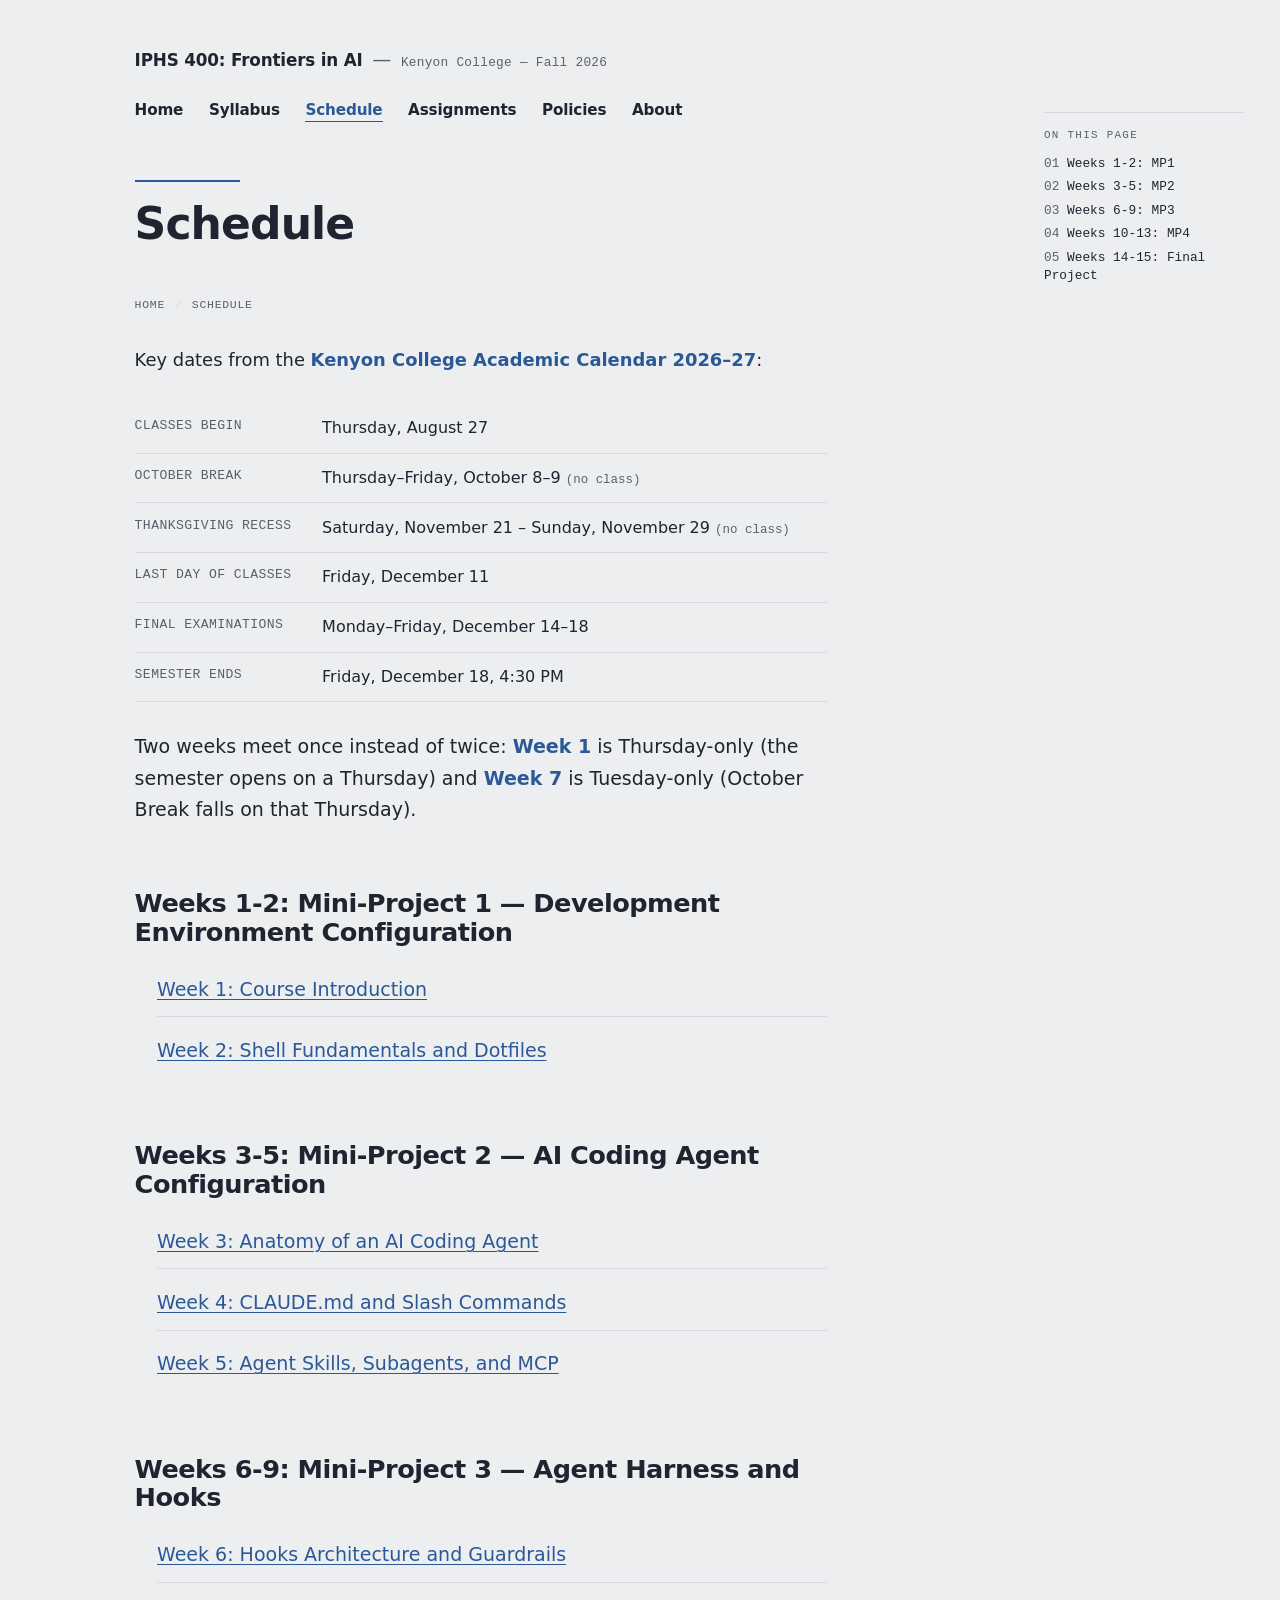
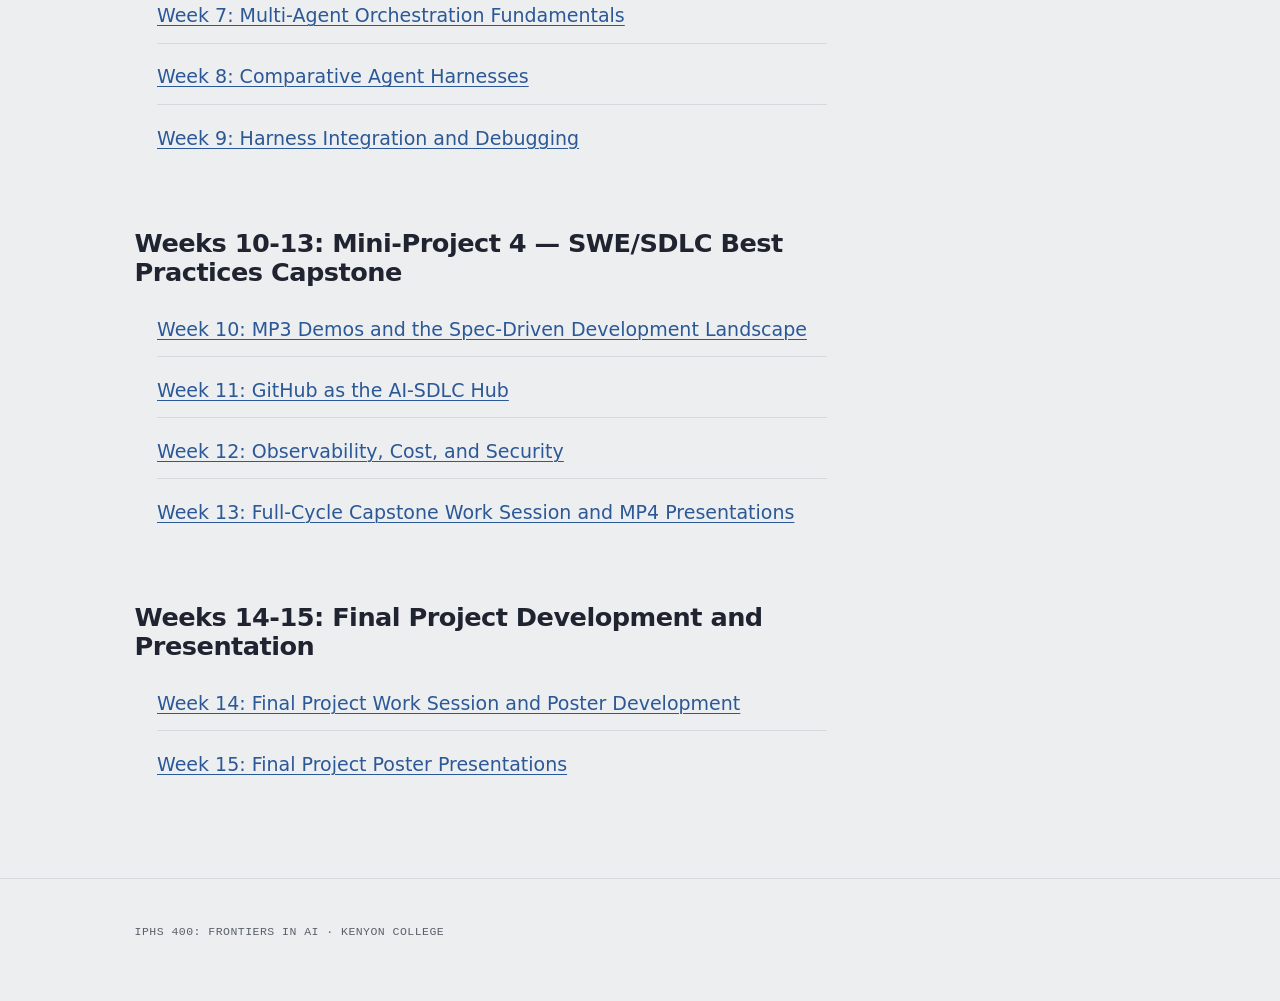
<file: core/schedule.html>
<!DOCTYPE html>

<html lang="en">
<head>
<meta charset="utf-8"/>
<meta content="width=device-width,initial-scale=1.0" name="viewport"/>
<title>Schedule – IPHS 400: Frontiers in AI</title>
<meta content="The authoritative week-by-week schedule for IPHS 400, from course introduction through the final project poster presentations." name="description"/>
<link href="/favicon.svg" rel="icon" type="image/svg+xml"/>
<link href="https://theailab.net/core/schedule.html" rel="canonical"/>
<meta content="Schedule – IPHS 400: Frontiers in AI" property="og:title"/>
<meta content="The authoritative week-by-week schedule for IPHS 400, from course introduction through the final project poster presentations." property="og:description"/>
<meta content="website" property="og:type"/>
<meta content="https://theailab.net/core/schedule.html" property="og:url"/>
<meta content="summary" name="twitter:card"/>
<link href="../css/style.css" rel="stylesheet"/>
</head>
<body>
<a class="skip-link" href="#main">Skip to content</a>
<header class="site-header no-featured-image">
<div class="header-inner">
<div class="site-branding"><p class="site-title"><a href="../index.html">IPHS 400: Frontiers in AI</a></p><span class="site-sep">—</span><p class="site-description">Kenyon College — Fall 2026</p></div>
<nav class="main-nav" aria-label="Primary"><ul>
<li><a href="../index.html">Home</a></li>
<li><a href="syllabus.html">Syllabus</a></li>
<li><a href="schedule.html" class="active" aria-current="page">Schedule</a></li>
<li><a href="assignments.html">Assignments</a></li>
<li><a href="policies.html">Policies</a></li>
<li><a href="about.html">About</a></li>
</ul></nav>
</div>
<div class="hero"><h1>Schedule</h1></div></header>

<main class="content-wrapper" id="main">
<nav class="breadcrumbs" aria-label="Breadcrumb"><ol><li><a href="../index.html">Home</a></li><li><span aria-current="page">Schedule</span></li></ol></nav>
<nav class="page-toc" aria-label="On this page"><p class="page-toc-label">On this page</p>
<ol>
<li><a href="#weeks-1-2-mini-project-1-development-environment-configuration">Weeks 1-2: MP1</a></li>
<li><a href="#weeks-3-5-mini-project-2-ai-coding-agent-configuration">Weeks 3-5: MP2</a></li>
<li><a href="#weeks-6-9-mini-project-3-agent-harness-and-hooks">Weeks 6-9: MP3</a></li>
<li><a href="#weeks-10-13-mini-project-4-swesdlc-best-practices-capstone">Weeks 10-13: MP4</a></li>
<li><a href="#weeks-14-15-final-project-development-and-presentation">Weeks 14-15: Final Project</a></li>
</ol></nav>
<div class="page-content">

<p>Key dates from the <strong>Kenyon College Academic Calendar 2026–27</strong>:</p>

<table class="kv">
<caption class="sr-only">Key academic-calendar dates for Fall 2026</caption>
<tr><th scope="row">Classes begin</th><td>Thursday, August 27</td></tr>
<tr><th scope="row">October Break</th><td>Thursday–Friday, October 8–9 <span class="cal-note">(no class)</span></td></tr>
<tr><th scope="row">Thanksgiving recess</th><td>Saturday, November 21 – Sunday, November 29 <span class="cal-note">(no class)</span></td></tr>
<tr><th scope="row">Last day of classes</th><td>Friday, December 11</td></tr>
<tr><th scope="row">Final examinations</th><td>Monday–Friday, December 14–18</td></tr>
<tr><th scope="row">Semester ends</th><td>Friday, December 18, 4:30 PM</td></tr>
</table>

<p>Two weeks meet once instead of twice: <strong>Week 1</strong> is Thursday-only (the semester opens on a Thursday) and <strong>Week 7</strong> is Tuesday-only (October Break falls on that Thursday).</p>

<div class="section">
<h2 id="weeks-1-2-mini-project-1-development-environment-configuration">Weeks 1-2: Mini-Project 1 — Development Environment Configuration</h2>
<ul class="item-list">
<li><a href="../weeks/week-01.html">Week 1: Course Introduction</a></li>
<li><a href="../weeks/week-02.html">Week 2: Shell Fundamentals and Dotfiles</a></li>
</ul>
</div>

<div class="section">
<h2 id="weeks-3-5-mini-project-2-ai-coding-agent-configuration">Weeks 3-5: Mini-Project 2 — AI Coding Agent Configuration</h2>
<ul class="item-list">
<li><a href="../weeks/week-03.html">Week 3: Anatomy of an AI Coding Agent</a></li>
<li><a href="../weeks/week-04.html">Week 4: CLAUDE.md and Slash Commands</a></li>
<li><a href="../weeks/week-05.html">Week 5: Agent Skills, Subagents, and MCP</a></li>
</ul>
</div>

<div class="section">
<h2 id="weeks-6-9-mini-project-3-agent-harness-and-hooks">Weeks 6-9: Mini-Project 3 — Agent Harness and Hooks</h2>
<ul class="item-list">
<li><a href="../weeks/week-06.html">Week 6: Hooks Architecture and Guardrails</a></li>
<li><a href="../weeks/week-07.html">Week 7: Multi-Agent Orchestration Fundamentals</a></li>
<li><a href="../weeks/week-08.html">Week 8: Comparative Agent Harnesses</a></li>
<li><a href="../weeks/week-09.html">Week 9: Harness Integration and Debugging</a></li>
</ul>
</div>

<div class="section">
<h2 id="weeks-10-13-mini-project-4-swesdlc-best-practices-capstone">Weeks 10-13: Mini-Project 4 — SWE/SDLC Best Practices Capstone</h2>
<ul class="item-list">
<li><a href="../weeks/week-10.html">Week 10: MP3 Demos and the Spec-Driven Development Landscape</a></li>
<li><a href="../weeks/week-11.html">Week 11: GitHub as the AI-SDLC Hub</a></li>
<li><a href="../weeks/week-12.html">Week 12: Observability, Cost, and Security</a></li>
<li><a href="../weeks/week-13.html">Week 13: Full-Cycle Capstone Work Session and MP4 Presentations</a></li>
</ul>
</div>

<div class="section">
<h2 id="weeks-14-15-final-project-development-and-presentation">Weeks 14-15: Final Project Development and Presentation</h2>
<ul class="item-list">
<li><a href="../weeks/week-14.html">Week 14: Final Project Work Session and Poster Development</a></li>
<li><a href="../weeks/week-15.html">Week 15: Final Project Poster Presentations</a></li>
</ul>
</div>

</div>
</main>
<footer class="site-footer">
<p>IPHS 400: Frontiers in AI · Kenyon College</p>
</footer>
</body>
</html>
</file>
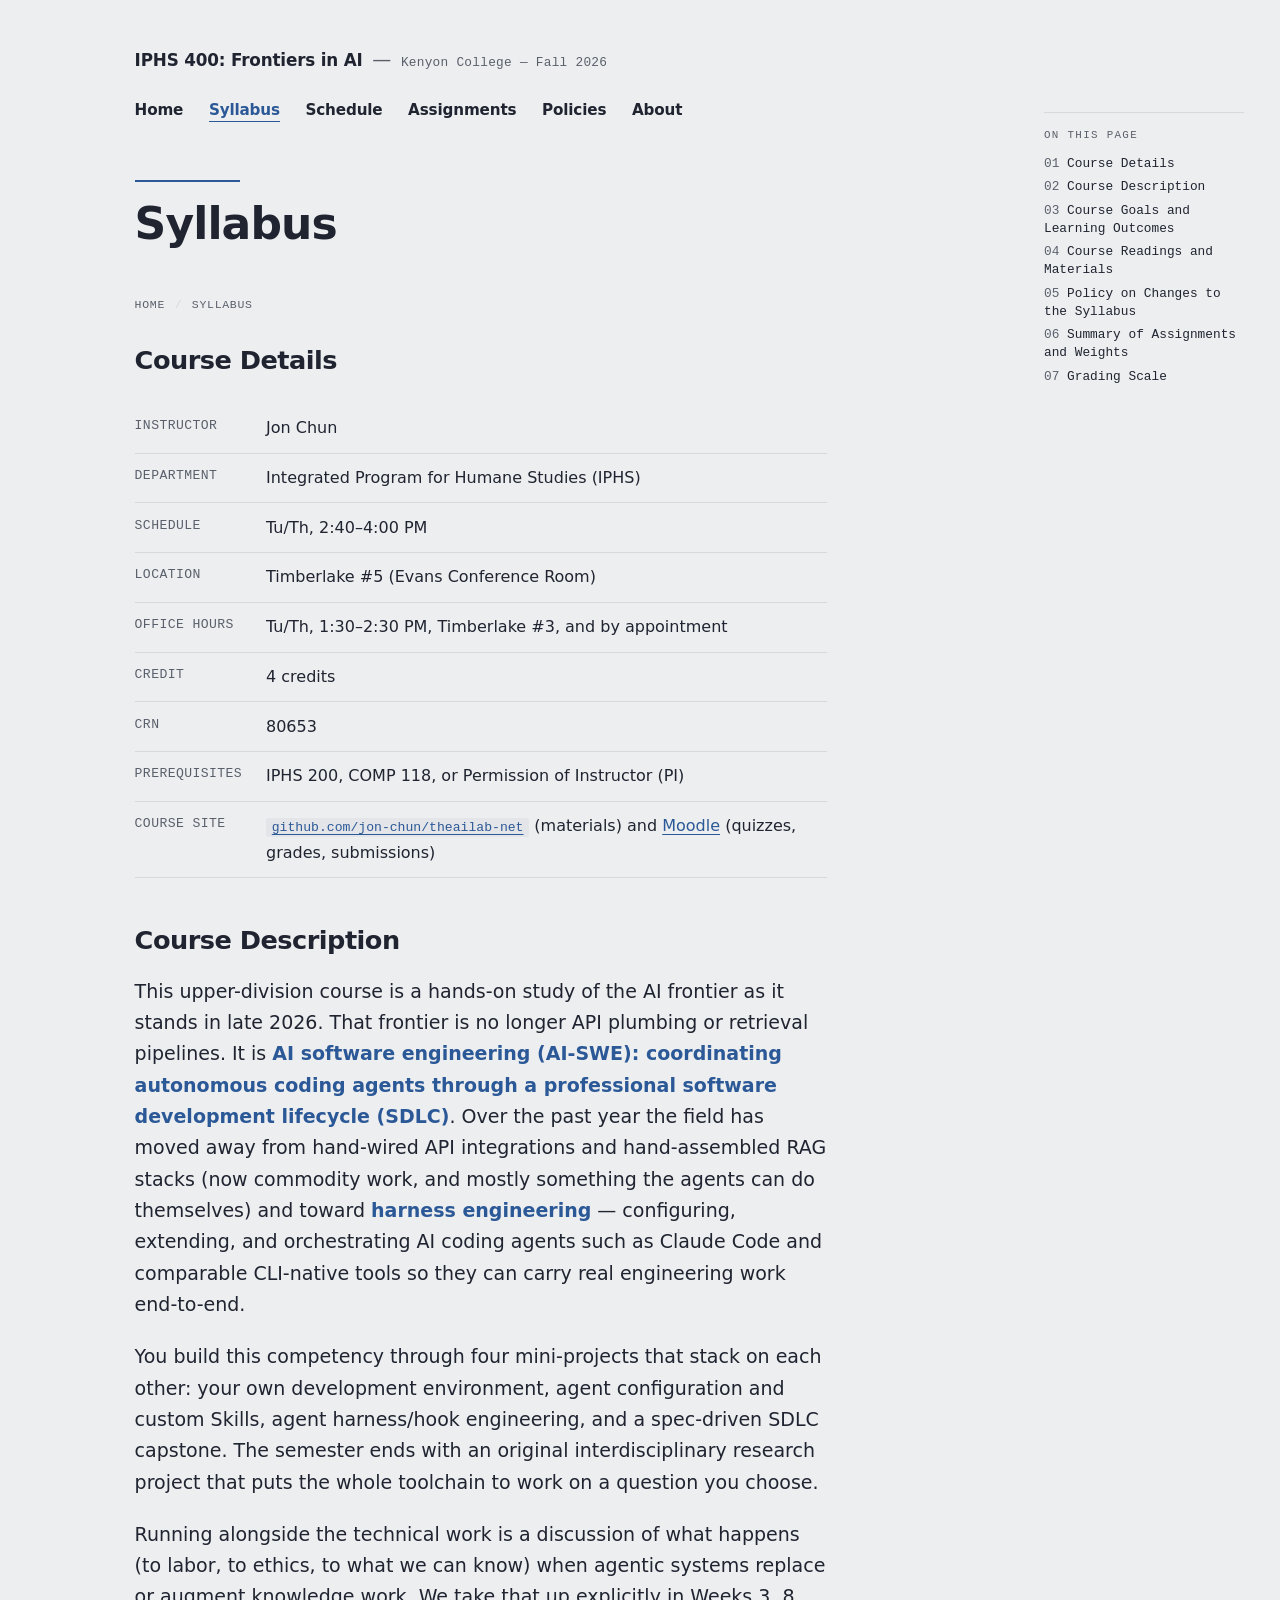
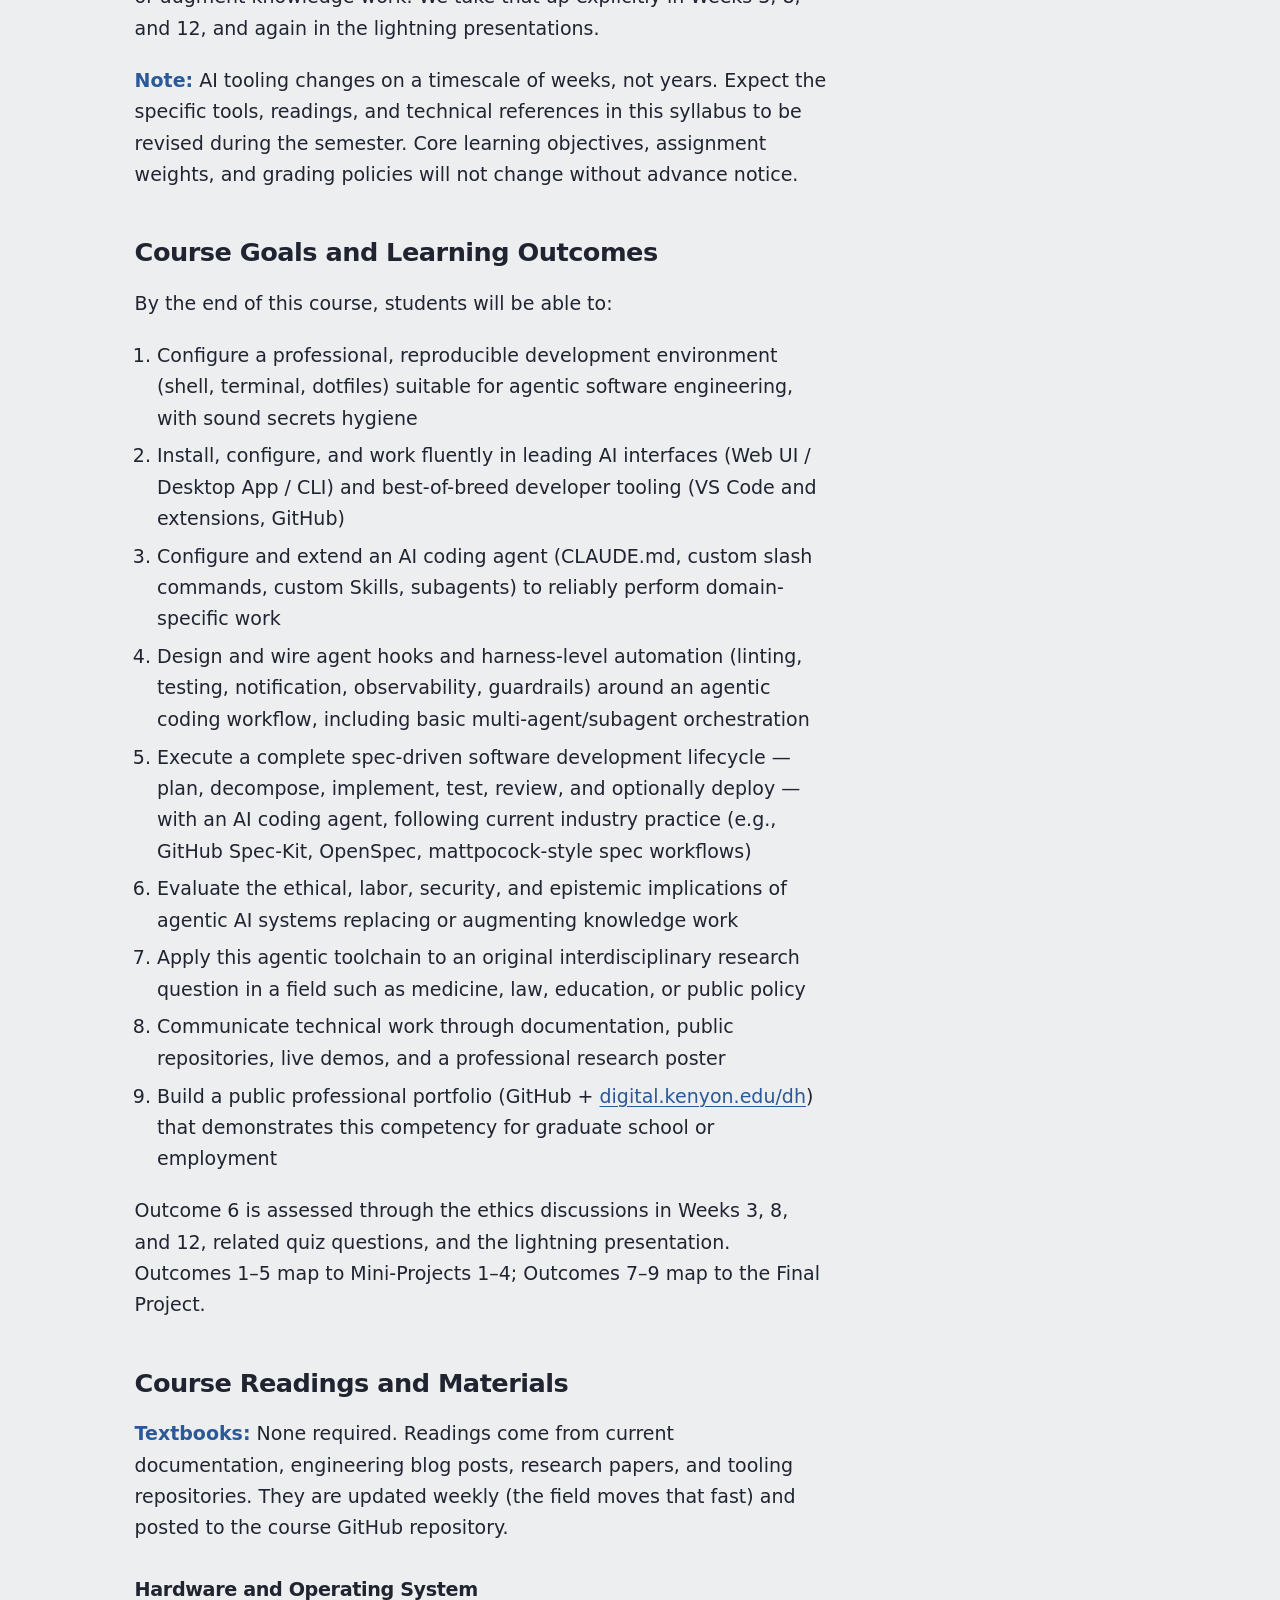
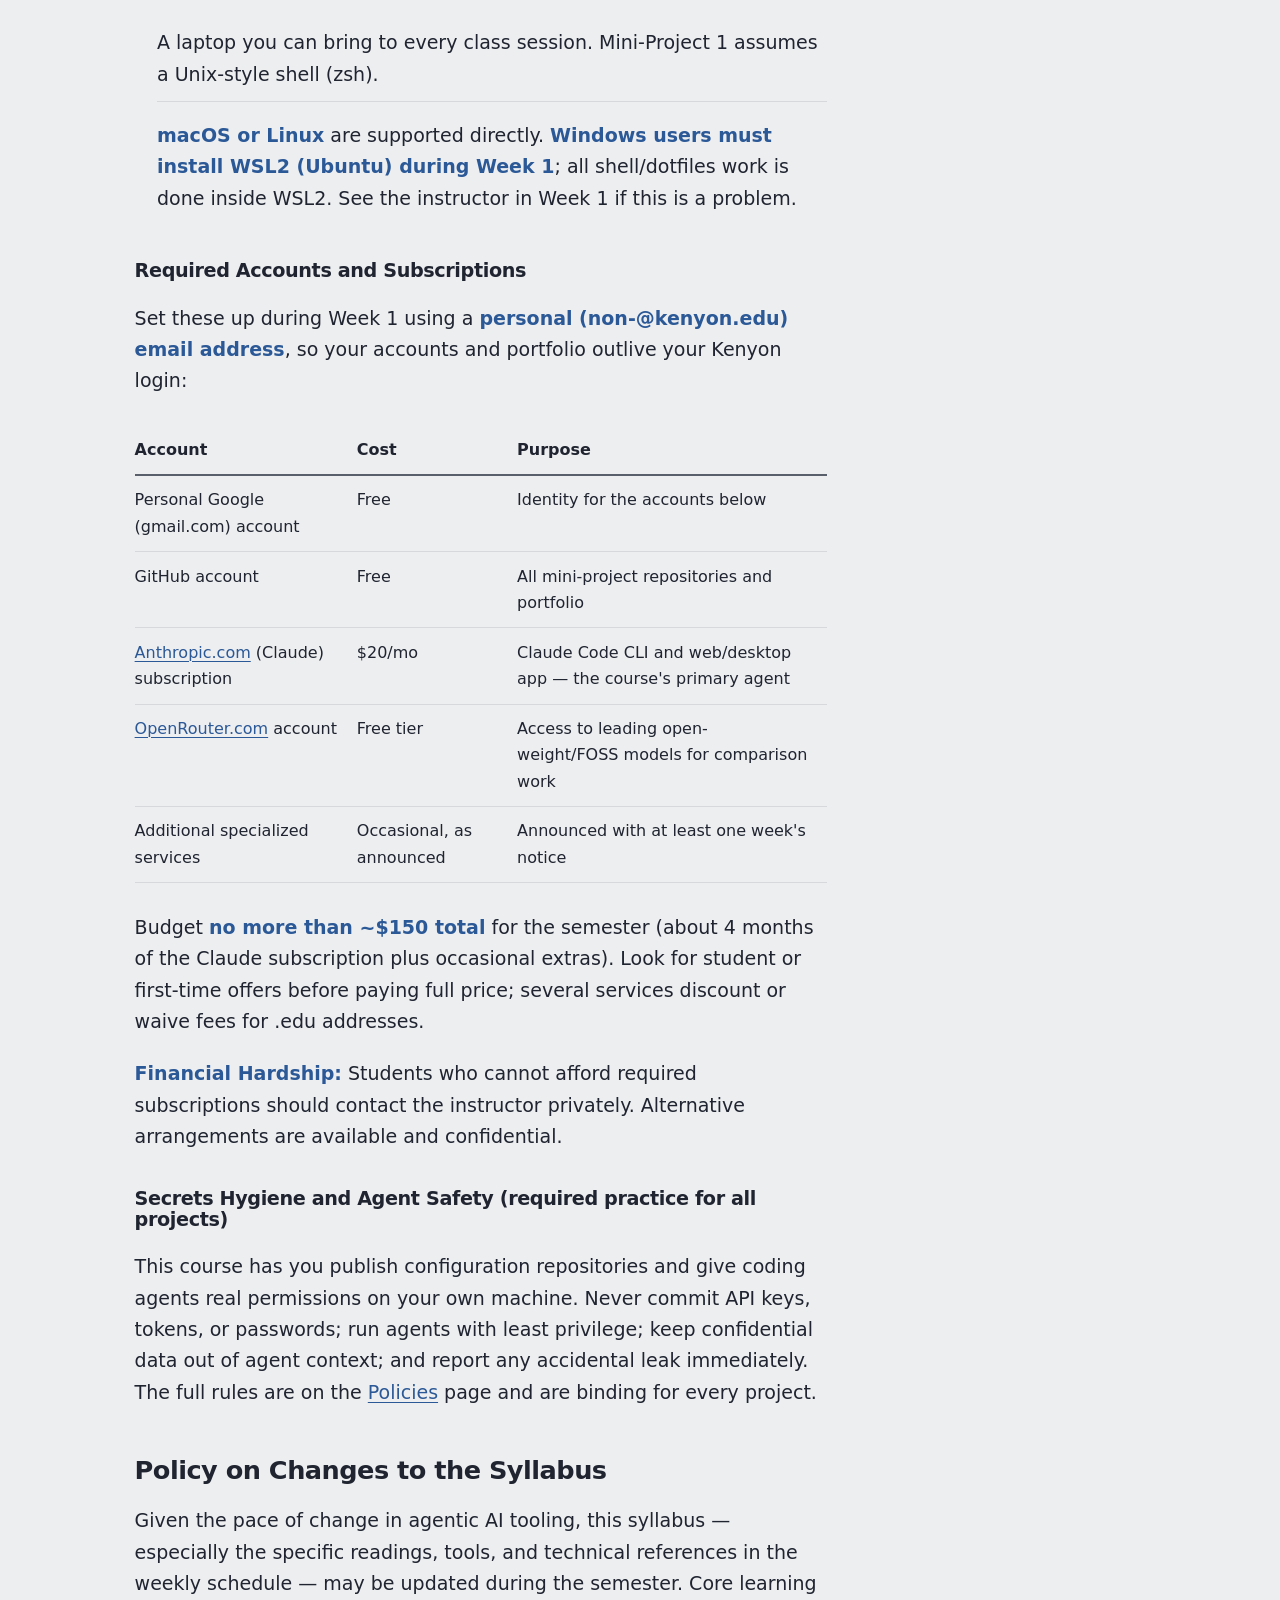
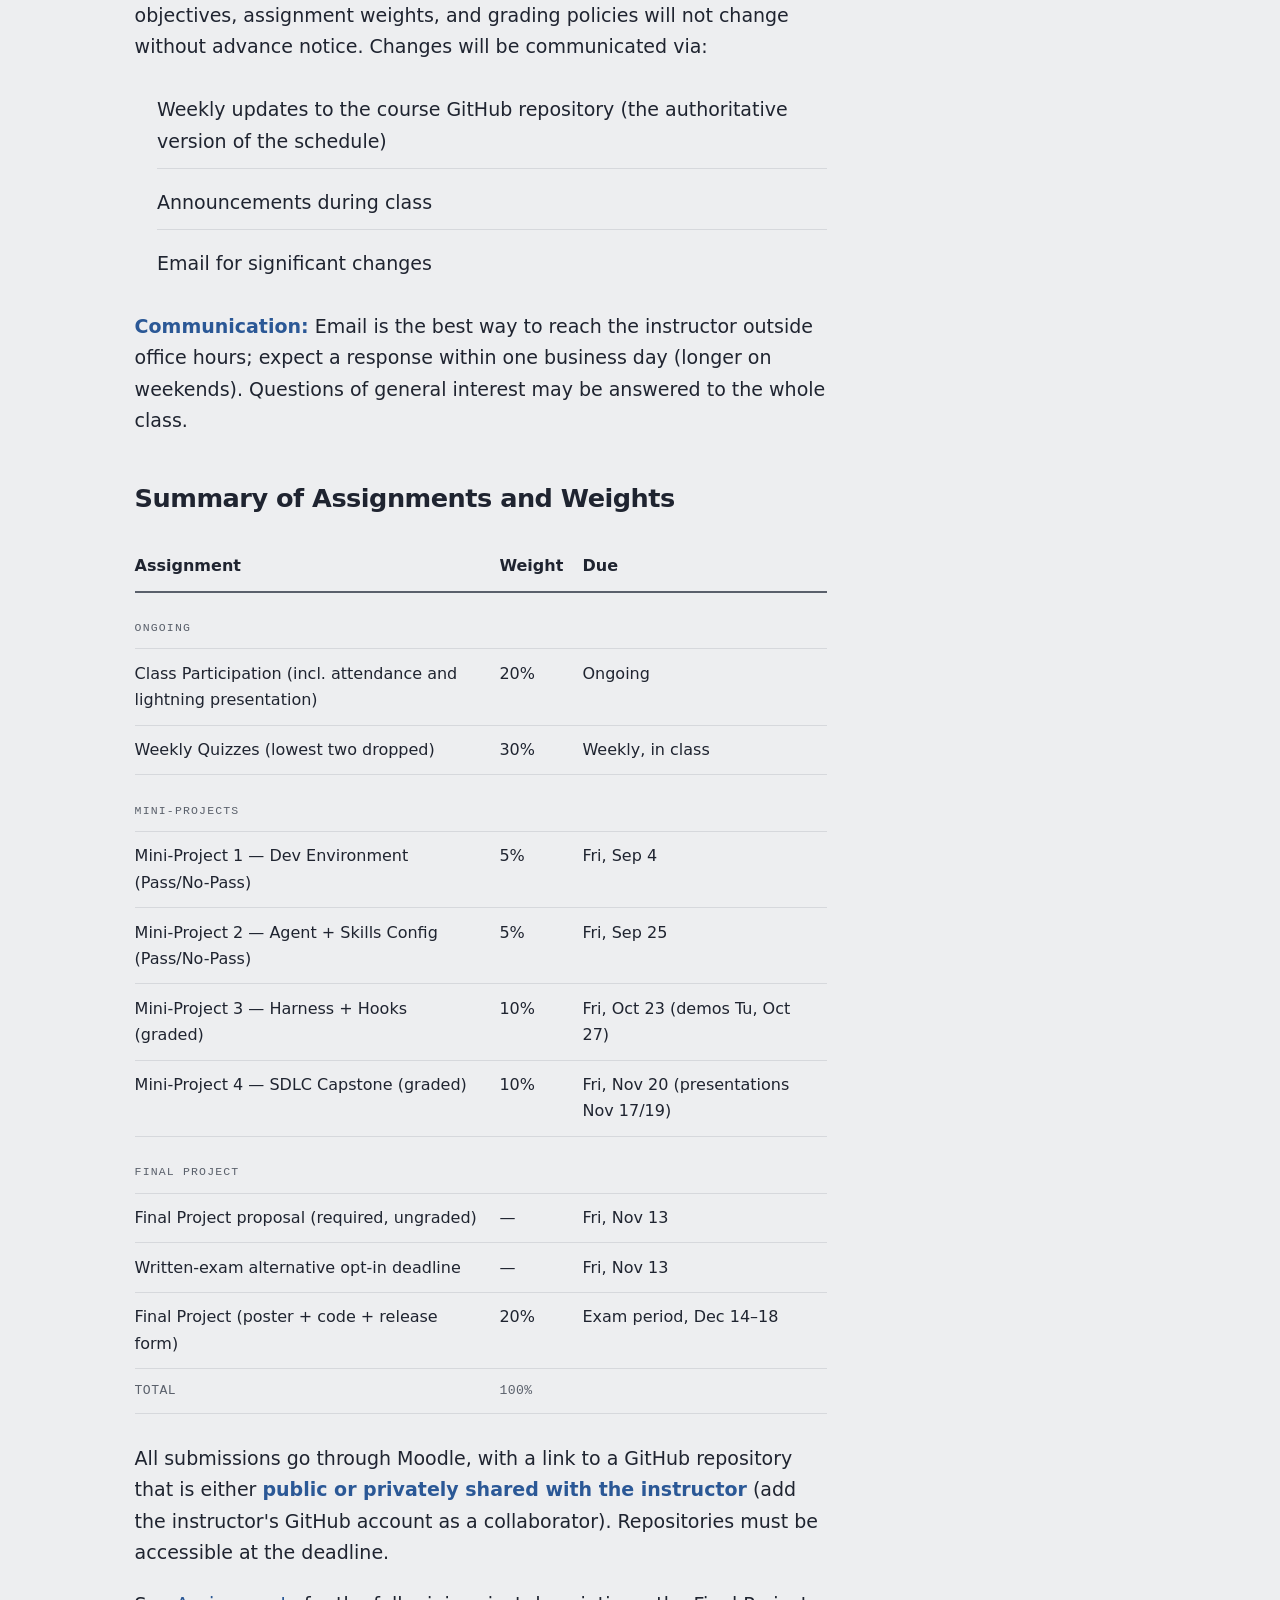
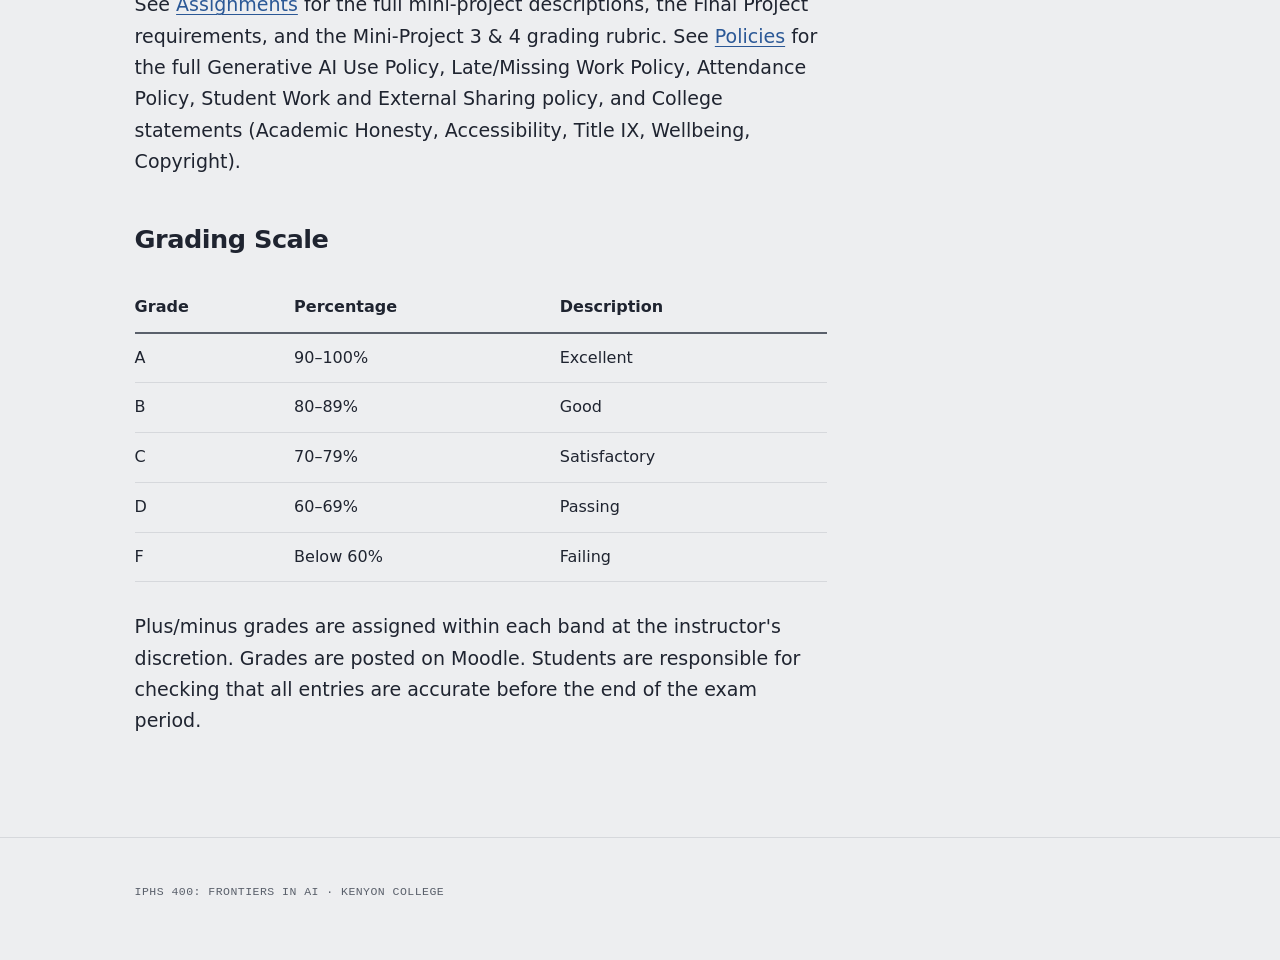
<file: core/syllabus.html>
<!DOCTYPE html>

<html lang="en">
<head>
<meta charset="utf-8"/>
<meta content="width=device-width,initial-scale=1.0" name="viewport"/>
<title>Syllabus – IPHS 400: Frontiers in AI</title>
<meta content="The full IPHS 400 syllabus: course description, the nine learning outcomes, required accounts, grading weights, and change policy." name="description"/>
<link href="/favicon.svg" rel="icon" type="image/svg+xml"/>
<link href="https://theailab.net/core/syllabus.html" rel="canonical"/>
<meta content="Syllabus – IPHS 400: Frontiers in AI" property="og:title"/>
<meta content="The full IPHS 400 syllabus: course description, the nine learning outcomes, required accounts, grading weights, and change policy." property="og:description"/>
<meta content="website" property="og:type"/>
<meta content="https://theailab.net/core/syllabus.html" property="og:url"/>
<meta content="summary" name="twitter:card"/>
<link href="../css/style.css" rel="stylesheet"/>
</head>
<body>
<a class="skip-link" href="#main">Skip to content</a>
<header class="site-header no-featured-image">
<div class="header-inner">
<div class="site-branding"><p class="site-title"><a href="../index.html">IPHS 400: Frontiers in AI</a></p><span class="site-sep">—</span><p class="site-description">Kenyon College — Fall 2026</p></div>
<nav class="main-nav" aria-label="Primary"><ul>
<li><a href="../index.html">Home</a></li>
<li><a href="syllabus.html" class="active" aria-current="page">Syllabus</a></li>
<li><a href="schedule.html">Schedule</a></li>
<li><a href="assignments.html">Assignments</a></li>
<li><a href="policies.html">Policies</a></li>
<li><a href="about.html">About</a></li>
</ul></nav>
</div>
<div class="hero"><h1>Syllabus</h1></div></header>

<main class="content-wrapper" id="main">
<nav class="breadcrumbs" aria-label="Breadcrumb"><ol><li><a href="../index.html">Home</a></li><li><span aria-current="page">Syllabus</span></li></ol></nav>
<nav class="page-toc" aria-label="On this page"><p class="page-toc-label">On this page</p>
<ol>
<li><a href="#course-details">Course Details</a></li>
<li><a href="#course-description">Course Description</a></li>
<li><a href="#course-goals-and-learning-outcomes">Course Goals and Learning Outcomes</a></li>
<li><a href="#course-readings-and-materials">Course Readings and Materials</a></li>
<li><a href="#policy-on-changes-to-the-syllabus">Policy on Changes to the Syllabus</a></li>
<li><a href="#assignments-weights">Summary of Assignments and Weights</a></li>
<li><a href="#grading-scale">Grading Scale</a></li>
</ol></nav>
<div class="page-content">

<h2 id="course-details">Course Details</h2>
<table class="kv">
<caption class="sr-only">Course Details</caption>
<tr><th scope="row">Instructor</th><td>Jon Chun</td></tr>
<tr><th scope="row">Department</th><td>Integrated Program for Humane Studies (IPHS)</td></tr>
<tr><th scope="row">Schedule</th><td>Tu/Th, 2:40–4:00 PM</td></tr>
<tr><th scope="row">Location</th><td>Timberlake #5 (Evans Conference Room)</td></tr>
<tr><th scope="row">Office Hours</th><td>Tu/Th, 1:30–2:30 PM, Timberlake #3, and by appointment</td></tr>
<tr><th scope="row">Credit</th><td>4 credits</td></tr>
<tr><th scope="row">CRN</th><td>80653</td></tr>
<tr><th scope="row">Prerequisites</th><td>IPHS 200, COMP 118, or Permission of Instructor (PI)</td></tr>
<tr><th scope="row">Course Site</th><td><a href="https://github.com/jon-chun/theailab-net"><code>github.com/jon-chun/theailab-net</code></a> (materials) and <a href="https://moodle.kenyon.edu">Moodle</a> (quizzes, grades, submissions)</td></tr>
</table>

<h2 id="course-description">Course Description</h2>
<p>This upper-division course is a hands-on study of the AI frontier as it stands in late 2026. That frontier is no longer API plumbing or retrieval pipelines. It is <strong>AI software engineering (AI-SWE): coordinating autonomous coding agents through a professional software development lifecycle (SDLC)</strong>. Over the past year the field has moved away from hand-wired API integrations and hand-assembled RAG stacks (now commodity work, and mostly something the agents can do themselves) and toward <strong>harness engineering</strong> — configuring, extending, and orchestrating AI coding agents such as Claude Code and comparable CLI-native tools so they can carry real engineering work end-to-end.</p>
<p>You build this competency through four mini-projects that stack on each other: your own development environment, agent configuration and custom Skills, agent harness/hook engineering, and a spec-driven SDLC capstone. The semester ends with an original interdisciplinary research project that puts the whole toolchain to work on a question you choose.</p>
<p>Running alongside the technical work is a discussion of what happens (to labor, to ethics, to what we can know) when agentic systems replace or augment knowledge work. We take that up explicitly in Weeks 3, 8, and 12, and again in the lightning presentations.</p>
<p><strong>Note:</strong> AI tooling changes on a timescale of weeks, not years. Expect the specific tools, readings, and technical references in this syllabus to be revised during the semester. Core learning objectives, assignment weights, and grading policies will not change without advance notice.</p>

<h2 id="course-goals-and-learning-outcomes">Course Goals and Learning Outcomes</h2>
<p>By the end of this course, students will be able to:</p>
<ol>
<li>Configure a professional, reproducible development environment (shell, terminal, dotfiles) suitable for agentic software engineering, with sound secrets hygiene</li>
<li>Install, configure, and work fluently in leading AI interfaces (Web UI / Desktop App / CLI) and best-of-breed developer tooling (VS Code and extensions, GitHub)</li>
<li>Configure and extend an AI coding agent (CLAUDE.md, custom slash commands, custom Skills, subagents) to reliably perform domain-specific work</li>
<li>Design and wire agent hooks and harness-level automation (linting, testing, notification, observability, guardrails) around an agentic coding workflow, including basic multi-agent/subagent orchestration</li>
<li>Execute a complete spec-driven software development lifecycle — plan, decompose, implement, test, review, and optionally deploy — with an AI coding agent, following current industry practice (e.g., GitHub Spec-Kit, OpenSpec, mattpocock-style spec workflows)</li>
<li>Evaluate the ethical, labor, security, and epistemic implications of agentic AI systems replacing or augmenting knowledge work</li>
<li>Apply this agentic toolchain to an original interdisciplinary research question in a field such as medicine, law, education, or public policy</li>
<li>Communicate technical work through documentation, public repositories, live demos, and a professional research poster</li>
<li>Build a public professional portfolio (GitHub + <a href="https://digital.kenyon.edu/dh">digital.kenyon.edu/dh</a>) that demonstrates this competency for graduate school or employment</li>
</ol>
<p>Outcome 6 is assessed through the ethics discussions in Weeks 3, 8, and 12, related quiz questions, and the lightning presentation. Outcomes 1–5 map to Mini-Projects 1–4; Outcomes 7–9 map to the Final Project.</p>

<h2 id="course-readings-and-materials">Course Readings and Materials</h2>
<p><strong>Textbooks:</strong> None required. Readings come from current documentation, engineering blog posts, research papers, and tooling repositories. They are updated weekly (the field moves that fast) and posted to the course GitHub repository.</p>

<h3>Hardware and Operating System</h3>
<ul class="item-list">
<li>A laptop you can bring to every class session. Mini-Project 1 assumes a Unix-style shell (zsh).</li>
<li><strong>macOS or Linux</strong> are supported directly. <strong>Windows users must install WSL2 (Ubuntu) during Week 1</strong>; all shell/dotfiles work is done inside WSL2. See the instructor in Week 1 if this is a problem.</li>
</ul>

<h3>Required Accounts and Subscriptions</h3>
<p>Set these up during Week 1 using a <strong>personal (non-@kenyon.edu) email address</strong>, so your accounts and portfolio outlive your Kenyon login:</p>
<table>
<caption class="sr-only">Required Accounts and Subscriptions</caption>
<tr><th scope="col">Account</th><th scope="col">Cost</th><th scope="col">Purpose</th></tr>
<tr><td>Personal Google (gmail.com) account</td><td>Free</td><td>Identity for the accounts below</td></tr>
<tr><td>GitHub account</td><td>Free</td><td>All mini-project repositories and portfolio</td></tr>
<tr><td><a href="https://www.anthropic.com">Anthropic.com</a> (Claude) subscription</td><td>$20/mo</td><td>Claude Code CLI and web/desktop app — the course's primary agent</td></tr>
<tr><td><a href="https://openrouter.ai">OpenRouter.com</a> account</td><td>Free tier</td><td>Access to leading open-weight/FOSS models for comparison work</td></tr>
<tr><td>Additional specialized services</td><td>Occasional, as announced</td><td>Announced with at least one week's notice</td></tr>
</table>
<p>Budget <strong>no more than ~$150 total</strong> for the semester (about 4 months of the Claude subscription plus occasional extras). Look for student or first-time offers before paying full price; several services discount or waive fees for .edu addresses.</p>
<p><strong>Financial Hardship:</strong> Students who cannot afford required subscriptions should contact the instructor privately. Alternative arrangements are available and confidential.</p>

<h3>Secrets Hygiene and Agent Safety (required practice for all projects)</h3>
<p>This course has you publish configuration repositories and give coding agents real permissions on your own machine. Never commit API keys, tokens, or passwords; run agents with least privilege; keep confidential data out of agent context; and report any accidental leak immediately. The full rules are on the <a href="policies.html#secrets-hygiene">Policies</a> page and are binding for every project.</p>

<h2 id="policy-on-changes-to-the-syllabus">Policy on Changes to the Syllabus</h2>
<p>Given the pace of change in agentic AI tooling, this syllabus — especially the specific readings, tools, and technical references in the weekly schedule — may be updated during the semester. Core learning objectives, assignment weights, and grading policies will not change without advance notice. Changes will be communicated via:</p>
<ul class="item-list">
<li>Weekly updates to the course GitHub repository (the authoritative version of the schedule)</li>
<li>Announcements during class</li>
<li>Email for significant changes</li>
</ul>
<p><strong>Communication:</strong> Email is the best way to reach the instructor outside office hours; expect a response within one business day (longer on weekends). Questions of general interest may be answered to the whole class.</p>

<h2 id="assignments-weights">Summary of Assignments and Weights</h2>
<table>
<caption class="sr-only">Summary of Assignments and Weights</caption>
<thead>
<tr><th scope="col">Assignment</th><th scope="col">Weight</th><th scope="col">Due</th></tr>
</thead>
<tbody>
<tr><th colspan="3" scope="colgroup">Ongoing</th></tr>
<tr><td>Class Participation (incl. attendance and lightning presentation)</td><td>20%</td><td>Ongoing</td></tr>
<tr><td>Weekly Quizzes (lowest two dropped)</td><td>30%</td><td>Weekly, in class</td></tr>
</tbody>
<tbody>
<tr><th colspan="3" scope="colgroup">Mini-Projects</th></tr>
<tr><td>Mini-Project 1 — Dev Environment (Pass/No-Pass)</td><td>5%</td><td>Fri, Sep 4</td></tr>
<tr><td>Mini-Project 2 — Agent + Skills Config (Pass/No-Pass)</td><td>5%</td><td>Fri, Sep 25</td></tr>
<tr><td>Mini-Project 3 — Harness + Hooks (graded)</td><td>10%</td><td>Fri, Oct 23 (demos Tu, Oct 27)</td></tr>
<tr><td>Mini-Project 4 — SDLC Capstone (graded)</td><td>10%</td><td>Fri, Nov 20 (presentations Nov 17/19)</td></tr>
</tbody>
<tbody>
<tr><th colspan="3" scope="colgroup">Final Project</th></tr>
<tr><td>Final Project proposal (required, ungraded)</td><td>—</td><td>Fri, Nov 13</td></tr>
<tr><td>Written-exam alternative opt-in deadline</td><td>—</td><td>Fri, Nov 13</td></tr>
<tr><td>Final Project (poster + code + release form)</td><td>20%</td><td>Exam period, Dec 14–18</td></tr>
</tbody>
<tbody>
<tr><th scope="row">Total</th><th scope="row">100%</th><td></td></tr>
</tbody>
</table>
<p>All submissions go through Moodle, with a link to a GitHub repository that is either <strong>public or privately shared with the instructor</strong> (add the instructor's GitHub account as a collaborator). Repositories must be accessible at the deadline.</p>
<p>See <a href="assignments.html">Assignments</a> for the full mini-project descriptions, the Final Project requirements, and the Mini-Project 3 &amp; 4 grading rubric. See <a href="policies.html">Policies</a> for the full Generative AI Use Policy, Late/Missing Work Policy, Attendance Policy, Student Work and External Sharing policy, and College statements (Academic Honesty, Accessibility, Title IX, Wellbeing, Copyright).</p>

<h2 id="grading-scale">Grading Scale</h2>
<table>
<caption class="sr-only">Grading Scale</caption>
<tr><th scope="col">Grade</th><th scope="col">Percentage</th><th scope="col">Description</th></tr>
<tr><td>A</td><td>90–100%</td><td>Excellent</td></tr>
<tr><td>B</td><td>80–89%</td><td>Good</td></tr>
<tr><td>C</td><td>70–79%</td><td>Satisfactory</td></tr>
<tr><td>D</td><td>60–69%</td><td>Passing</td></tr>
<tr><td>F</td><td>Below 60%</td><td>Failing</td></tr>
</table>
<p>Plus/minus grades are assigned within each band at the instructor's discretion. Grades are posted on Moodle. Students are responsible for checking that all entries are accurate before the end of the exam period.</p>

</div>
</main>
<footer class="site-footer">
<p>IPHS 400: Frontiers in AI · Kenyon College</p>
</footer>
</body>
</html>
</file>
<file: css/style.css>
/* IPHS 400: Frontiers in AI — course site stylesheet.
   One file, no build step, no JavaScript, no web fonts, no third-party requests.

   Redesign v2 (2026-09): neutral light-grey paper (#edeef0), blue-black text,
   one muted blue accent (#2b5896). System font stack styled for an editorial
   feel — large tight headings, a single narrow measure, generous vertical air,
   hairline rules instead of boxed tables, monospace for labels / breadcrumbs /
   table row-headers / buttons. Bold text renders in the accent colour.
   Layout descends from a Kenyon "Twenty Nineteen"-style course site; the
   blog / featured-image machinery from that origin has been removed. */

:root {
  --bg: #edeef0;
  --surface: #f6f7f8;
  --text: #1f2430;
  --text-lt: #5a606b;
  --accent: #2b5896;
  --accent-dk: #1f4372;
  --border: #d6d8dc;
  --code-bg: #e3e5e9;

  --f-display: ui-sans-serif, system-ui, -apple-system, "Segoe UI", Roboto, "Helvetica Neue", Arial, sans-serif;
  --f-body: ui-sans-serif, system-ui, -apple-system, "Segoe UI", Roboto, "Helvetica Neue", Arial, sans-serif;
  --f-mono: ui-monospace, "SF Mono", "Cascadia Code", "Roboto Mono", Menlo, Consolas, monospace;

  --mw: 660px;                       /* prose measure */
  --mww: 1168px;
  --col-left: calc(8.33vw + 28px);   /* left offset of the content column */
}

*, *::before, *::after { box-sizing: border-box; }

html { scroll-padding-top: 1.5rem; }
@media (prefers-reduced-motion: no-preference) {
  html { scroll-behavior: smooth; }
}

/* ---------- Accessibility helpers ---------- */
.sr-only {
  position: absolute; width: 1px; height: 1px; padding: 0; margin: -1px;
  overflow: hidden; clip: rect(0 0 0 0); white-space: nowrap; border: 0;
}
.skip-link {
  position: absolute; left: -9999px; top: 0; z-index: 100;
  padding: 0.5rem 1rem; background: var(--surface); color: var(--accent);
  font-family: var(--f-mono); font-size: 0.85rem;
}
.skip-link:focus { left: 0; }
:focus-visible { outline: 2px solid var(--accent); outline-offset: 2px; }

/* ---------- Base ---------- */
body {
  margin: 0;
  font-family: var(--f-body);
  font-size: 19px;
  line-height: 1.65;
  color: var(--text);
  background: var(--bg);
  -webkit-font-smoothing: antialiased;
}

a {
  color: var(--accent);
  text-decoration: underline;
  text-decoration-thickness: 1px;
  text-underline-offset: 3px;
}
a:hover { color: var(--accent-dk); }

img { max-width: 100%; height: auto; }

h1, h2, h3, h4, h5, h6 {
  font-family: var(--f-display);
  font-weight: 700;
  letter-spacing: -0.02em;
  line-height: 1.12;
}

/* ---------- Buttons (call-to-action, used sparingly) ---------- */
.btn-row {
  display: flex; flex-wrap: wrap; align-items: center;
  gap: 0.9rem; margin: 2rem 0;
}
.btn {
  display: inline-flex; align-items: center; gap: 0.5em;
  font-family: var(--f-mono); font-size: 0.8rem; letter-spacing: 0.03em;
  padding: 0.62rem 1.05rem;
  border: 1px solid var(--accent);
  border-radius: 7px;
  text-decoration: none;
  line-height: 1;
  transition: background-color .15s ease, color .15s ease, border-color .15s ease;
}
.btn::after { content: "\2192"; font-size: 1.05em; }          /* -> */
.btn-ext::after { content: "\2197"; }                         /* leaves the site */
.btn-primary {
  background: var(--accent); color: var(--bg); border-color: var(--accent);
}
.btn-primary:hover {
  background: var(--accent-dk); border-color: var(--accent-dk); color: var(--bg);
}
.btn-ghost {
  background: transparent; color: var(--accent); border-color: var(--border);
}
.btn-ghost:hover { border-color: var(--accent); color: var(--accent-dk); }

/* ---------- Site header ---------- */
.site-header {
  position: relative;
  background: var(--bg);
  padding: 44px 0 0;
}
.header-inner {
  margin: 0 0 0 var(--col-left);
  max-width: var(--mww);
  padding-right: 2rem;
}
.site-branding {
  display: flex; flex-wrap: wrap; align-items: baseline; column-gap: 0.6rem;
}
.site-title {
  font-family: var(--f-display);
  font-size: 1.05rem; font-weight: 700; letter-spacing: -0.01em;
  margin: 0; line-height: 1.2;
}
.site-title a { color: inherit; text-decoration: none; }
.site-sep { color: var(--text-lt); }
.site-description {
  font-family: var(--f-mono);
  font-size: 0.8rem; letter-spacing: 0.02em;
  color: var(--text-lt);
  margin: 0; line-height: 1.4;
}

.main-nav { margin: 1.1rem 0 1.4rem; }
.main-nav ul {
  list-style: none; margin: 0; padding: 0;
  display: flex; flex-wrap: wrap; column-gap: 1.6rem; row-gap: 0.4rem;
}
.main-nav li a {
  color: var(--text);
  font-family: var(--f-display);
  font-weight: 600; font-size: 0.95rem; letter-spacing: -0.01em;
  text-decoration: none;
  padding-bottom: 2px;
}
.main-nav li a:hover { color: var(--accent); }
.main-nav li a.active {
  color: var(--accent);
  border-bottom: 1px solid var(--accent);
}

/* ---------- Hero / page title ---------- */
.hero {
  margin: 3.5rem 0 0 var(--col-left);
  max-width: calc(var(--mw) + 4rem);
  padding-right: 2rem;
}
.hero h1 {
  font-size: clamp(2rem, 4vw, 2.75rem);
  font-weight: 700;
  line-height: 1.08;
  margin: 0;
}
.hero h1::before {
  content: "";
  display: block;
  width: 2.4em; height: 2px;
  margin-bottom: 1.1rem;
  background: var(--accent);
}

/* ---------- Content column ---------- */
.content-wrapper {
  max-width: calc(var(--mw) + 4rem);
  margin: 0 0 0 var(--col-left);
  padding: 3rem 2rem 5rem 0;
}

.breadcrumbs {
  font-family: var(--f-mono);
  font-size: 0.72rem; letter-spacing: 0.06em; text-transform: uppercase;
  color: var(--text-lt);
  margin-bottom: 2rem;
}
.breadcrumbs a { color: var(--text-lt); text-decoration: none; }
.breadcrumbs a:hover { color: var(--accent); }
.breadcrumbs ol {
  list-style: none; margin: 0; padding: 0; display: flex; flex-wrap: wrap;
}
.breadcrumbs li + li::before { content: "/"; margin: 0 0.6rem; color: var(--border); }

/* ---------- On-this-page section jump list ---------- */
.page-toc {
  margin: 0 0 2.5rem;
  padding: 0.9rem 0 0;
  border-top: 1px solid var(--border);
  font-family: var(--f-mono);
}
.page-toc-label {
  margin: 0 0 0.6rem;
  font-size: 0.68rem; letter-spacing: 0.12em; text-transform: uppercase;
  color: var(--text-lt);
}
.page-toc ol {
  list-style: none; margin: 0; padding: 0;
  counter-reset: toc;
}
.page-toc li { counter-increment: toc; margin: 0.35rem 0; }
.page-toc a {
  color: var(--text);
  text-decoration: none;
  font-size: 0.8rem;
  line-height: 1.4;
  display: block;
}
.page-toc a::before {
  content: counter(toc, decimal-leading-zero) "  ";
  color: var(--text-lt);
}
.page-toc a:hover { color: var(--accent); }

@media (min-width: 1240px) {
  .page-toc {
    position: fixed;
    top: 7rem;
    right: 2.25rem;
    width: 12.5rem;
    margin: 0;
    max-height: calc(100vh - 10rem);
    overflow-y: auto;
  }
}

/* ---------- Page-content typography ---------- */
.page-content h2 {
  font-family: var(--f-display);
  font-size: 1.6rem;
  color: var(--text);
  margin: 3rem 0 1rem;
}
.page-content > h2:first-child,
.page-content > h3:first-child { margin-top: 0; }
.page-content h3 {
  font-family: var(--f-display);
  font-size: 1.2rem;
  color: var(--text);
  margin: 2.2rem 0 0.6rem;
}
.page-content h4 {
  font-family: var(--f-display);
  font-size: 1rem;
  color: var(--text);
  margin: 1.8rem 0 0.5rem;
}

.page-content p { margin: 1.3rem 0; }
.page-content > p:first-child {
  font-size: 1.12rem;
  line-height: 1.6;
}

/* Bold text carries the accent — dates, labels, key terms and references. */
.page-content strong,
.page-content b {
  color: var(--accent);
  font-weight: 650;
}
/* ...except inside a heading or a blockquote, where it would fight the
   surrounding colour. */
.page-content h2 strong, .page-content h3 strong, .page-content h4 strong,
.page-content blockquote strong {
  color: inherit;
}

.page-content blockquote {
  border-left: 2px solid var(--accent);
  margin: 1.5rem 0; padding: 0 0 0 1.4rem;
  font-style: italic; color: var(--text-lt);
}

.page-content pre,
.page-content code {
  background: var(--code-bg);
  font-family: var(--f-mono);
  font-size: 0.82em;
  border-radius: 2px;
}
.page-content pre { padding: 1rem; overflow-x: auto; line-height: 1.55; }
.page-content code { padding: 0.12rem 0.36rem; }
.page-content pre code { padding: 0; background: none; }
/* inline code inside bold should not turn blue-on-blue */
.page-content strong code, .page-content b code { color: var(--text); }

.page-content ul,
.page-content ol { padding-left: 1.4rem; }
.page-content li { margin: 0.4rem 0; }

.page-content hr {
  border: none;
  border-top: 2px solid var(--border);
  width: 2.4em; margin: 2.5rem 0 2.5rem 0;
}

.page-content figure { margin: 2rem 0; }
.page-content figcaption {
  font-family: var(--f-mono);
  font-size: 0.75rem; letter-spacing: 0.03em;
  color: var(--text-lt);
  margin-top: 0.5rem;
}

/* ---------- Tables: hairline, spec-sheet ---------- */
.page-content table {
  width: 100%;
  border-collapse: collapse;
  margin: 1.8rem 0;
  font-size: 1rem;
}
.page-content caption { text-align: left; }
.page-content th,
.page-content td {
  padding: 0.7rem 1.2rem 0.7rem 0;
  text-align: left;
  vertical-align: top;
  border-bottom: 1px solid var(--border);
  font-variant-numeric: tabular-nums;
}
.page-content thead th,
.page-content th[scope="col"] {
  border-bottom: 2px solid var(--text-lt);
  font-family: var(--f-display);
  font-weight: 700;
}
/* section subheads inside a grouped table (scope=colgroup) */
.page-content th[scope="colgroup"] {
  font-family: var(--f-mono);
  font-size: 0.72rem; letter-spacing: 0.1em; text-transform: uppercase;
  color: var(--text-lt);
  font-weight: 400;
  padding-top: 1.6rem;
  border-bottom: 1px solid var(--border);
}
/* parenthetical note inside a table cell */
.cal-note {
  font-family: var(--f-mono);
  font-size: 0.78rem;
  color: var(--text-lt);
}

/* row-header cells read as small mono labels */
.page-content th[scope="row"] {
  font-family: var(--f-mono);
  font-weight: 400;
  font-size: 0.82rem; letter-spacing: 0.03em; text-transform: uppercase;
  color: var(--text-lt);
  padding-right: 1.5rem;
  white-space: nowrap;
}

/* ---------- Sections & lists ---------- */
.section { margin: 4rem 0 0; }
.section:first-child { margin-top: 2.5rem; }
.section h2 {
  font-family: var(--f-display);
  font-size: 1.6rem;
  color: var(--text);
  margin: 0 0 1rem;
}

.item-list { list-style: none; padding: 0; margin: 1rem 0 0; }
.item-list li {
  padding: 0.7rem 0;
  border-bottom: 1px solid var(--border);
}
.item-list li:last-child { border-bottom: none; }

/* ---------- Footer ---------- */
.site-footer {
  border-top: 1px solid var(--border);
  background: var(--bg);
  color: var(--text-lt);
  font-family: var(--f-mono);
  font-size: 0.72rem; letter-spacing: 0.04em; text-transform: uppercase;
  padding: 2rem 2rem 3rem var(--col-left);
}
.site-footer a { color: var(--text-lt); }
.site-footer a:hover { color: var(--accent); }

/* ---------- Responsive ---------- */
@media (max-width: 1024px) {
  :root { --col-left: calc(4vw + 16px); }
}
@media (max-width: 768px) {
  body { font-size: 17px; }
  :root { --col-left: 1rem; }
  .site-header { padding-top: 32px; }
  .hero { margin-top: 2.5rem; }
  .content-wrapper { padding: 2rem 1rem 3rem 0; }
  .page-content th,
  .page-content td { padding-right: 0.6rem; }
}

/* Narrow screens: stack the key/value tables (label above its value) */
@media (max-width: 560px) {
  .page-content table.kv tr {
    display: block;
    padding: 0.6rem 0;
    border-bottom: 1px solid var(--border);
  }
  .page-content table.kv th[scope="row"],
  .page-content table.kv td {
    display: block;
    border: none;
    padding: 0;
    white-space: normal;
  }
  .page-content table.kv th[scope="row"] { margin-bottom: 0.2rem; }
}

/* ---------- Print ---------- */
@media print {
  :root { --col-left: 0; }
  .main-nav, .skip-link { display: none; }
  body { color: #000; background: #fff; font-size: 12pt; }
  .page-content strong, .page-content b { color: #000; }
  a[href^="http"]::after {
    content: " (" attr(href) ")";
    font-size: 0.85em; word-break: break-all;
  }
}
</file>
